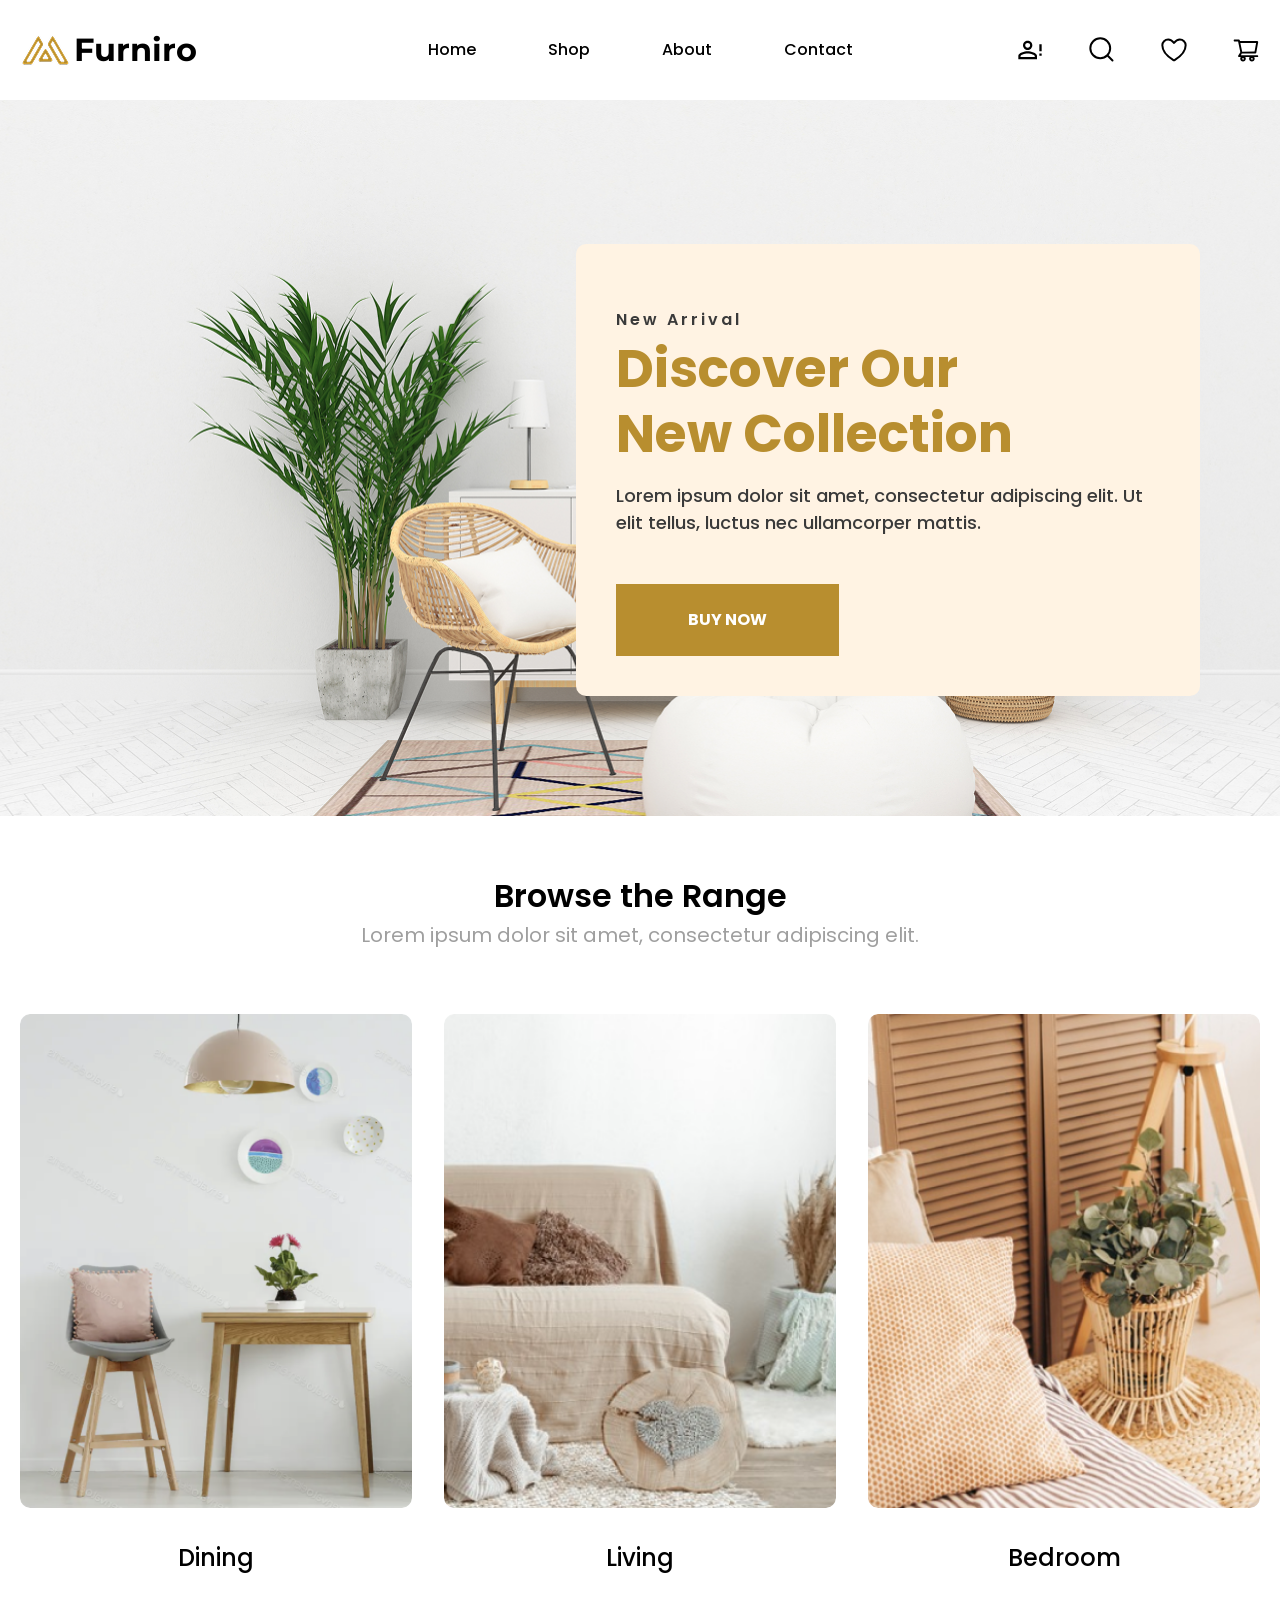
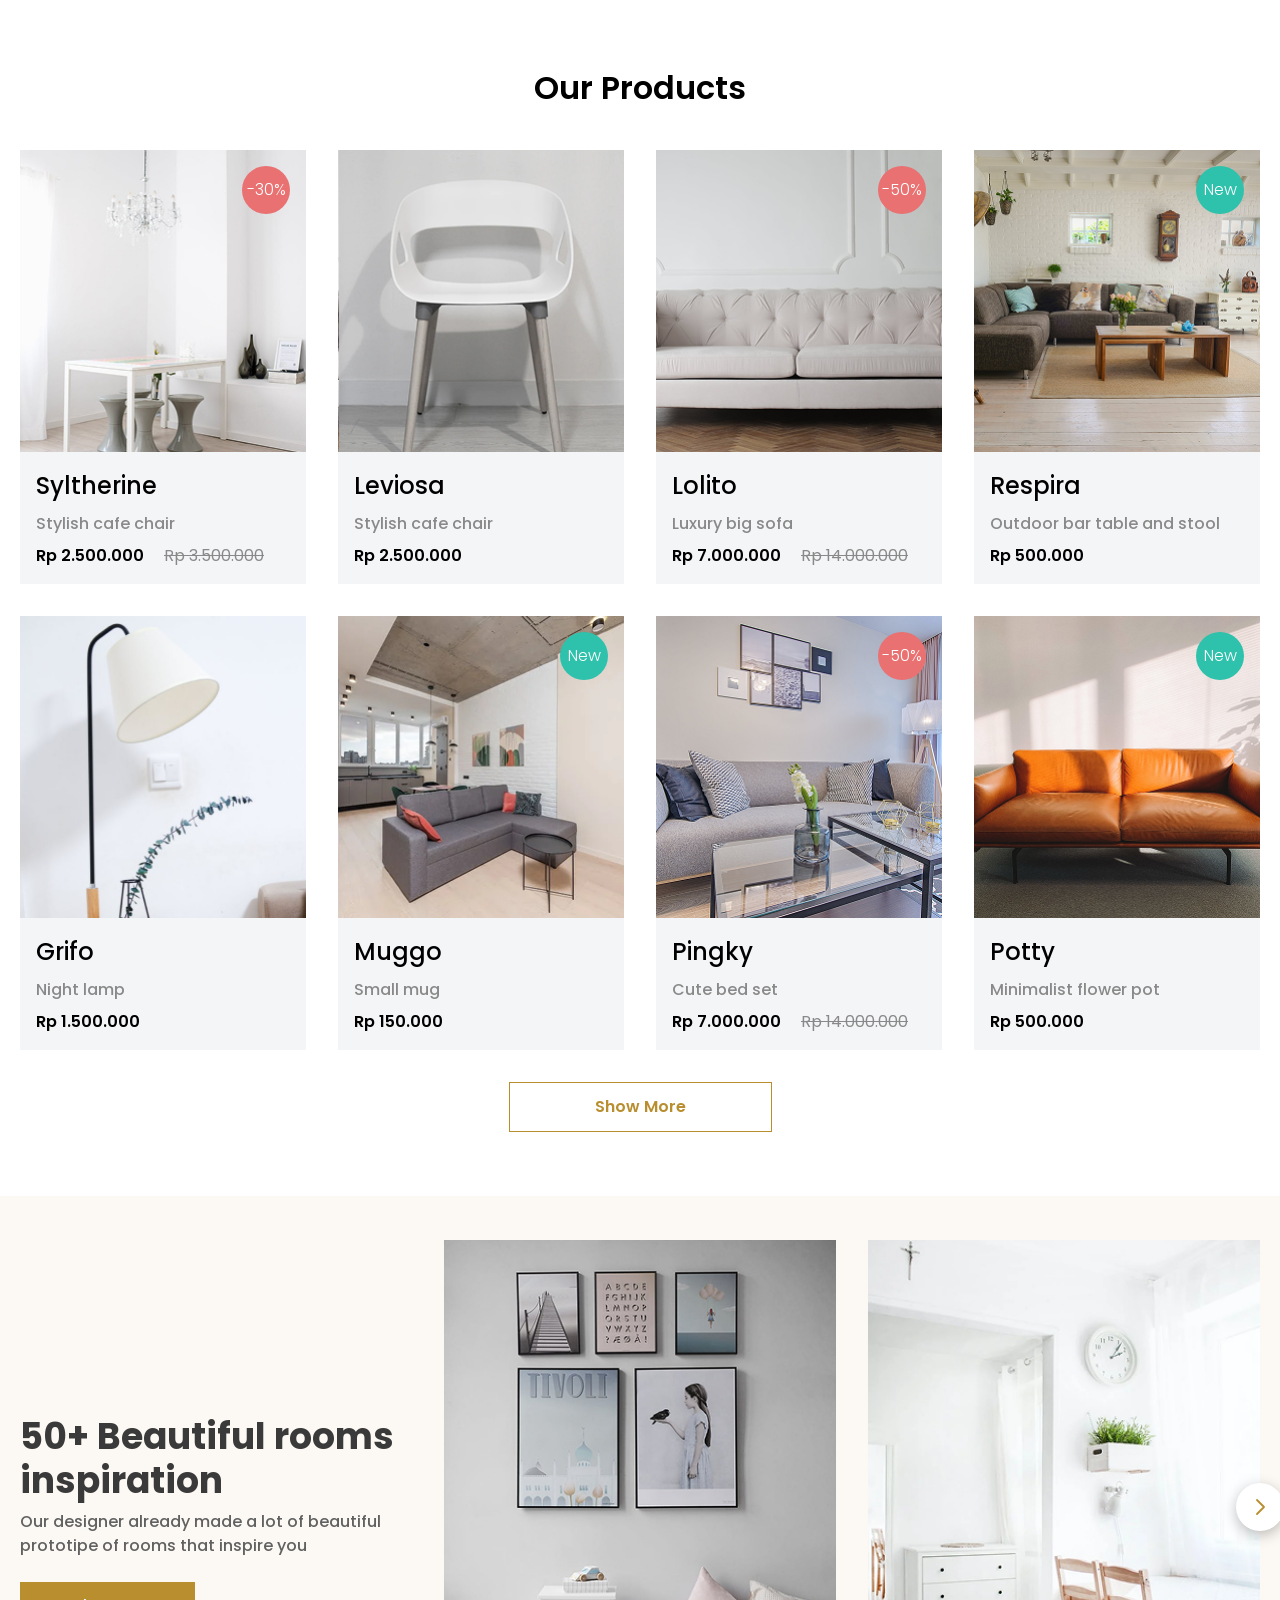
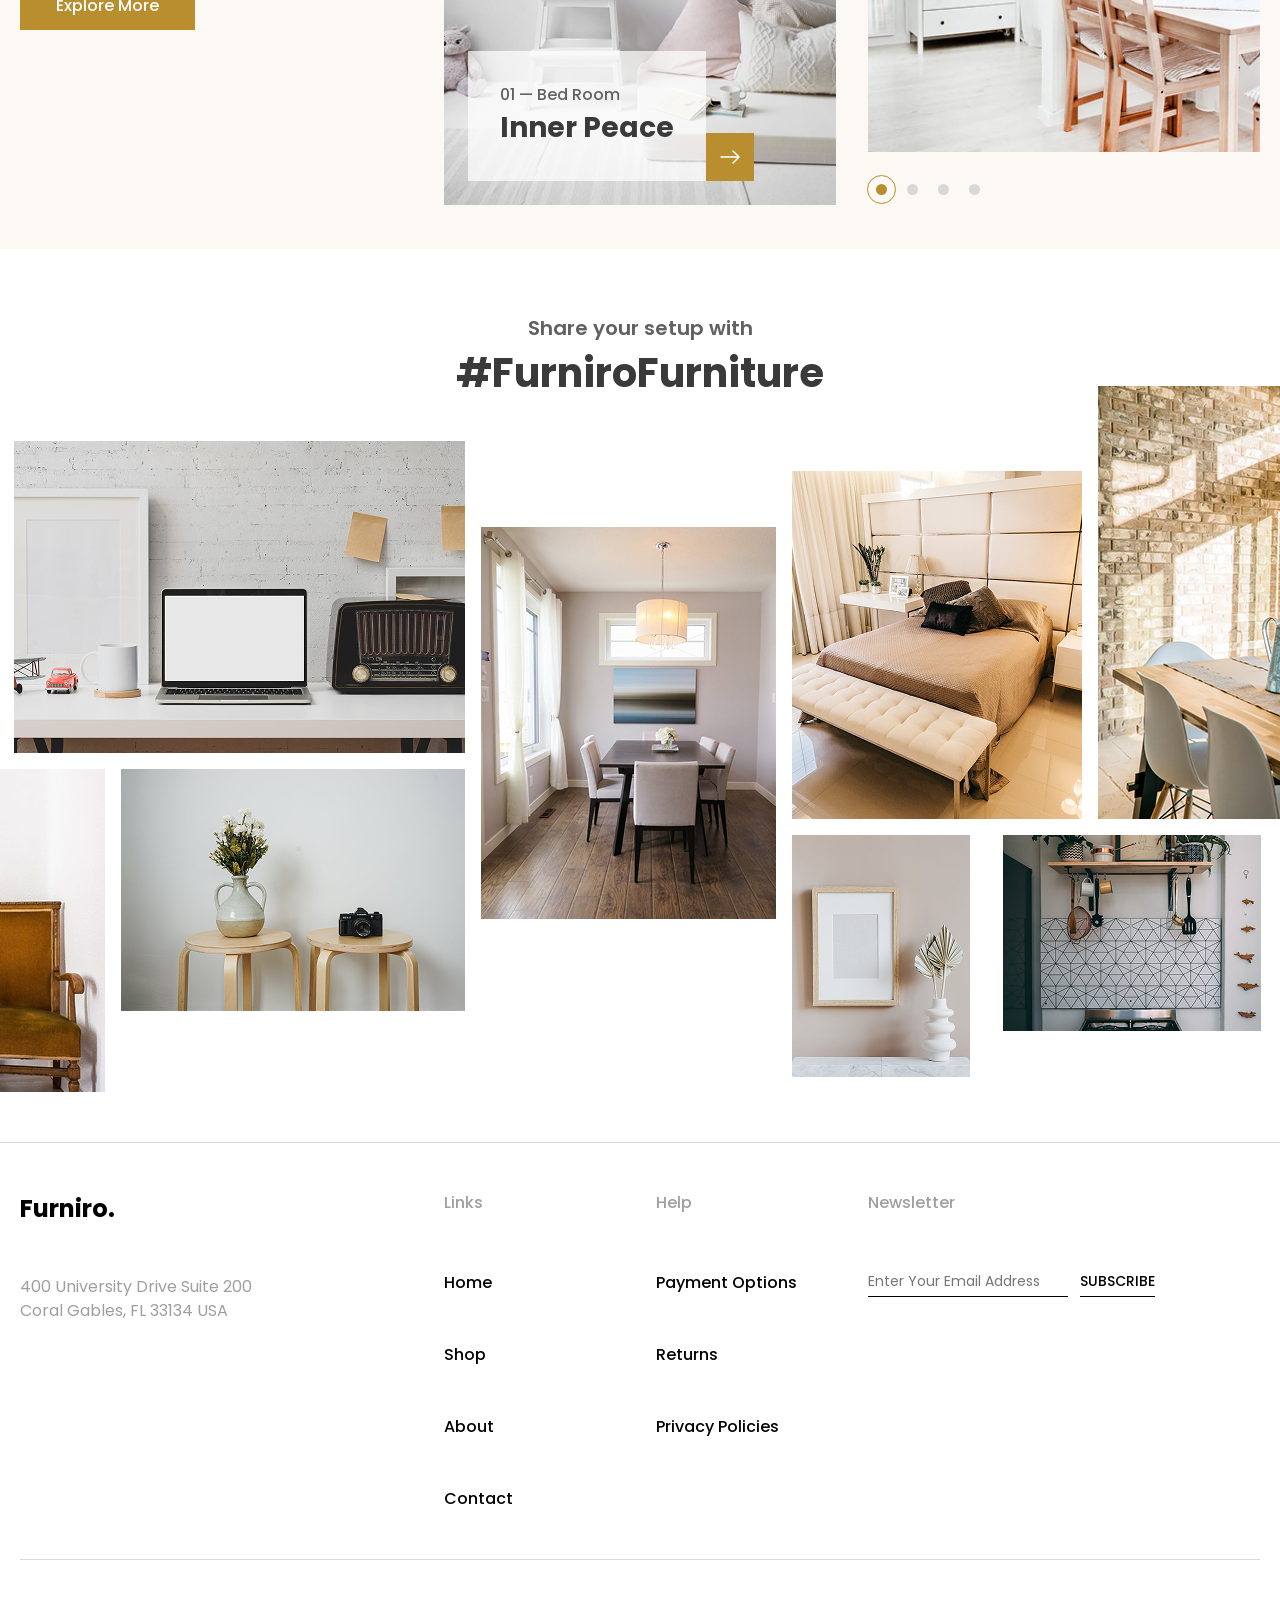
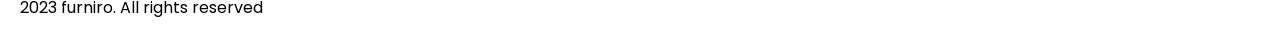
<file: index.html>
<!doctype html>
<html lang="en">
  <head>
    <meta charset="UTF-8" />
    <meta name="viewport" content="width=device-width, initial-scale=1.0" />
    <title>Furniro</title>

    <link rel="preconnect" href="https://fonts.googleapis.com" />
    <link rel="preconnect" href="https://fonts.gstatic.com" crossorigin />
    <link
      rel="stylesheet"
      href="https://fonts.googleapis.com/css2?family=Montserrat:wght@400;500;600;700&family=Poppins:wght@400;500;600;700&display=swap"
    />

    <link rel="stylesheet" href="reset.css" />
    <link rel="stylesheet" href="variables.css" />
    <link rel="stylesheet" href="style.css" />
    <link rel="stylesheet" href="home.css" />
  </head>
  <body>
    <header class="site-header grid">
      <a href="index.html" class="site-header__logo">
        <img src="content/site-logo.png" alt="" />
        <span>Furniro</span>
      </a>

      <input type="checkbox" id="menu-toggle" class="site-header__checkbox" />
      <label for="menu-toggle" class="site-header__toggle">
        <img src="content/Menu Button.svg" alt="Meni" />
      </label>

      <nav class="site-header__nav">
        <ul>
          <li><a href="index.html">Home</a></li>
          <li><a href="shop.html">Shop</a></li>
          <li><a href="#">About</a></li>
          <li><a href="#">Contact</a></li>
        </ul>
      </nav>
      <div class="site-header__icons">
        <a href="#">
          <img src="content/mdi_account-alert-outline.svg" alt="account information" />
        </a>
        <a href="#">
          <img src="content/akar-icons_search.svg" alt="search" />
        </a>
        <a href="#">
          <img src="content/akar-icons_heart.svg" alt="wishlist" />
        </a>
        <a href="checkout.html">
          <img src="content/ant-design_shopping-cart-outlined.svg" alt="shopping cart" />
        </a>
      </div>
    </header>

    <main>
      <section class="hero">
        <div class="hero__card">
          <p class="hero__eyebrow">New Arrival</p>
          <h1 class="hero__title">Discover Our New Collection</h1>
          <p class="hero__text">
            Lorem ipsum dolor sit amet, consectetur adipiscing elit. Ut elit tellus, luctus nec ullamcorper mattis.
          </p>
          <a href="#" class="btn hero__button">Buy now</a>
        </div>
      </section>

      <section class="range grid">
        <h2 class="range__title">Browse the Range</h2>
        <p class="range__subtitle">Lorem ipsum dolor sit amet, consectetur adipiscing elit.</p>

        <div class="range__grid">
          <article class="range__card">
            <img src="content/dining.png" alt="" />
            <h3 class="range__card-title">Dining</h3>
          </article>
          <article class="range__card">
            <img src="content/Image-living room.png" alt="" />
            <h3 class="range__card-title">Living</h3>
          </article>
          <article class="range__card">
            <img src="content/bedroom.png" alt="" />
            <h3 class="range__card-title">Bedroom</h3>
          </article>
        </div>
      </section>

      <section class="products grid">
        <h2 class="products__title">Our Products</h2>
        <div class="products__grid subgrid">
          <article class="product-card">
            <div class="product-card__media">
              <img src="content/syltherine.png" alt="White table with grey stools under a crystal chandelier" />
              <span class="product-card__badge product-card__badge--sale">-30%</span>
              <div class="product-card__actions">
                <button type="button" class="product-card__add">Add to cart</button>
                <div class="product-card__extras">
                  <button type="button">
                    <img src="content/gridicons_share.svg" alt="" />
                    Share
                  </button>
                  <button type="button">
                    <img src="content/compare-svgrepo-com 1.svg" alt="" />
                    Compare
                  </button>
                  <button type="button">
                    <img src="content/Heart.svg" alt="" />
                    Like
                  </button>
                </div>
              </div>
            </div>
            <h3 class="product-card__title"><a href="product.html">Syltherine</a></h3>
            <p class="product-card__desc">Stylish cafe chair</p>
            <p class="product-card__price">
              Rp 2.500.000
              <del class="product-card__price-old">Rp 3.500.000</del>
            </p>
          </article>
          <article class="product-card">
            <div class="product-card__media">
              <img src="content/leviosa.png" alt="White molded armchair with light wooden legs" />
              <div class="product-card__actions">
                <button type="button" class="product-card__add">Add to cart</button>
                <div class="product-card__extras">
                  <button type="button">
                    <img src="content/gridicons_share.svg" alt="" />
                    Share
                  </button>
                  <button type="button">
                    <img src="content/compare-svgrepo-com 1.svg" alt="" />
                    Compare
                  </button>
                  <button type="button">
                    <img src="content/Heart.svg" alt="" />
                    Like
                  </button>
                </div>
              </div>
            </div>
            <h3 class="product-card__title"><a href="product.html">Leviosa</a></h3>
            <p class="product-card__desc">Stylish cafe chair</p>
            <p class="product-card__price">Rp 2.500.000</p>
          </article>
          <article class="product-card">
            <div class="product-card__media">
              <img src="content/lolito.png" alt="Cream button-tufted sofa" />
              <span class="product-card__badge product-card__badge--sale">-50%</span>
              <div class="product-card__actions">
                <button type="button" class="product-card__add">Add to cart</button>
                <div class="product-card__extras">
                  <button type="button">
                    <img src="content/gridicons_share.svg" alt="" />
                    Share
                  </button>
                  <button type="button">
                    <img src="content/compare-svgrepo-com 1.svg" alt="" />
                    Compare
                  </button>
                  <button type="button">
                    <img src="content/Heart.svg" alt="" />
                    Like
                  </button>
                </div>
              </div>
            </div>
            <h3 class="product-card__title"><a href="product.html">Lolito</a></h3>
            <p class="product-card__desc">Luxury big sofa</p>
            <p class="product-card__price">
              Rp 7.000.000
              <del class="product-card__price-old">Rp 14.000.000</del>
            </p>
          </article>
          <article class="product-card">
            <div class="product-card__media">
              <img src="content/respira.png" alt="Grey corner sofa with wooden nesting coffee tables" />
              <span class="product-card__badge product-card__badge--new">New</span>
              <div class="product-card__actions">
                <button type="button" class="product-card__add">Add to cart</button>
                <div class="product-card__extras">
                  <button type="button">
                    <img src="content/gridicons_share.svg" alt="" />
                    Share
                  </button>
                  <button type="button">
                    <img src="content/compare-svgrepo-com 1.svg" alt="" />
                    Compare
                  </button>
                  <button type="button">
                    <img src="content/Heart.svg" alt="" />
                    Like
                  </button>
                </div>
              </div>
            </div>
            <h3 class="product-card__title"><a href="product.html">Respira</a></h3>
            <p class="product-card__desc">Outdoor bar table and stool</p>
            <p class="product-card__price">Rp 500.000</p>
          </article>
          <article class="product-card">
            <div class="product-card__media">
              <img src="content/grifo.png" alt="grifo night lamp" />
              <div class="product-card__actions">
                <button type="button" class="product-card__add">Add to cart</button>
                <div class="product-card__extras">
                  <button type="button">
                    <img src="content/gridicons_share.svg" alt="" />
                    Share
                  </button>
                  <button type="button">
                    <img src="content/compare-svgrepo-com 1.svg" alt="" />
                    Compare
                  </button>
                  <button type="button">
                    <img src="content/Heart.svg" alt="" />
                    Like
                  </button>
                </div>
              </div>
            </div>
            <h3 class="product-card__title"><a href="product.html">Grifo</a></h3>
            <p class="product-card__desc">Night lamp</p>
            <p class="product-card__price">Rp 1.500.000</p>
          </article>
          <article class="product-card">
            <div class="product-card__media">
              <img src="content/muggo.png" alt="Muggo small mug" />
              <span class="product-card__badge product-card__badge--new">New</span>
              <div class="product-card__actions">
                <button type="button" class="product-card__add">Add to cart</button>
                <div class="product-card__extras">
                  <button type="button">
                    <img src="content/gridicons_share.svg" alt="" />
                    Share
                  </button>
                  <button type="button">
                    <img src="content/compare-svgrepo-com 1.svg" alt="" />
                    Compare
                  </button>
                  <button type="button">
                    <img src="content/Heart.svg" alt="" />
                    Like
                  </button>
                </div>
              </div>
            </div>
            <h3 class="product-card__title"><a href="product.html">Muggo</a></h3>
            <p class="product-card__desc">Small mug</p>
            <p class="product-card__price">Rp 150.000</p>
          </article>
          <article class="product-card">
            <div class="product-card__media">
              <img src="content/pingkey.png" alt="pingkey bed set" />
              <span class="product-card__badge product-card__badge--sale">-50%</span>
              <div class="product-card__actions">
                <button type="button" class="product-card__add">Add to cart</button>
                <div class="product-card__extras">
                  <button type="button">
                    <img src="content/gridicons_share.svg" alt="" />
                    Share
                  </button>
                  <button type="button">
                    <img src="content/compare-svgrepo-com 1.svg" alt="" />
                    Compare
                  </button>
                  <button type="button">
                    <img src="content/Heart.svg" alt="" />
                    Like
                  </button>
                </div>
              </div>
            </div>
            <h3 class="product-card__title"><a href="product.html">Pingky</a></h3>
            <p class="product-card__desc">Cute bed set</p>
            <p class="product-card__price">
              Rp 7.000.000
              <del class="product-card__price-old">Rp 14.000.000</del>
            </p>
          </article>
          <article class="product-card">
            <div class="product-card__media">
              <img src="content/potty.png" alt="Potty flower pot" />
              <span class="product-card__badge product-card__badge--new">New</span>
              <div class="product-card__actions">
                <button type="button" class="product-card__add">Add to cart</button>
                <div class="product-card__extras">
                  <button type="button">
                    <img src="content/gridicons_share.svg" alt="" />
                    Share
                  </button>
                  <button type="button">
                    <img src="content/compare-svgrepo-com 1.svg" alt="" />
                    Compare
                  </button>
                  <button type="button">
                    <img src="content/Heart.svg" alt="" />
                    Like
                  </button>
                </div>
              </div>
            </div>
            <h3 class="product-card__title"><a href="product.html">Potty</a></h3>
            <p class="product-card__desc">Minimalist flower pot</p>
            <p class="product-card__price">Rp 500.000</p>
          </article>
        </div>
        <a href="shop.html" class="btn btn--outline products__button">Show More</a>
      </section>

      <section class="rooms">
        <div class="rooms__inner grid">
          <div class="rooms__intro">
            <h2 class="rooms__title">50+ Beautiful rooms inspiration</h2>
            <p class="rooms__text">Our designer already made a lot of beautiful prototipe of rooms that inspire you</p>
            <a href="#" class="btn rooms__button">Explore More</a>
          </div>

          <div class="rooms__slide rooms__slide--featured">
            <img src="content/inner-peace.png" alt="Bedroom with a framed art gallery wall" />
            <div class="rooms__caption">
              <p class="rooms__caption-eyebrow">01 — Bed Room</p>
              <h3 class="rooms__caption-title">Inner Peace</h3>
              <a href="#" class="rooms__caption-link">
                <img src="content/arrow-right-white.svg" alt="View Inner Peace" />
              </a>
            </div>
          </div>

          <div class="rooms__slide rooms__slide--next">
            <img src="content/inner-peace1.png" alt="Bright dining nook with wooden chairs" />
          </div>

          <div class="rooms__slide rooms__slide--peek">
            <img src="content/inner-peace2.png" alt="Oak dresser with a vase and desk lamp" />
          </div>

          <button type="button" class="rooms__nav">
            <img src="content/right-arrow-home.svg" alt="Next slide" />
          </button>
          <ol class="rooms__dots">
            <li class="rooms__dot rooms__dot--active"></li>
            <li class="rooms__dot"></li>
            <li class="rooms__dot"></li>
            <li class="rooms__dot"></li>
          </ol>
        </div>
      </section>

      <section class="setup">
        <div class="setup__header grid">
          <p class="setup__label">Share your setup with</p>
          <h2 class="setup__hashtag">#FurniroFurniture</h2>
        </div>

        <div class="setup__gallery">
          <img src="content/setup1.png" alt="Shelving unit with books and plants" />
          <img src="content/setup2.png" alt="Vintage velvet armchair" />
          <img src="content/setup3.png" alt="Laptop and vintage radio on a desk" />
          <img src="content/setup4.png" alt="Vase with flowers and a camera on wooden stools" />
          <img src="content/setup5.png" alt="Dining table with chairs under a pendant light" />
          <img src="content/setup6.png" alt="Bed with a padded headboard and a tufted bench" />
          <img src="content/setup7.png" alt="Wooden frame above a vase of dried palm leaves on a marble shelf" />
          <img src="content/setup8.png" alt="Dining table against an exposed brick wall" />
          <img src="content/setup9.png" alt="Kitchen shelf with hanging utensils" />
        </div>
      </section>
    </main>

    <footer class="site-footer">
      <div class="site-footer__inner grid">
        <div class="site-footer__top subgrid">
          <div class="site-footer__brand">
            <p class="site-footer__logo">Furniro.</p>
            <address>400 University Drive Suite 200 Coral Gables, FL 33134 USA</address>
          </div>

          <nav class="site-footer__links">
            <h3 class="site-footer__title">Links</h3>
            <ul>
              <li><a href="index.html">Home</a></li>
              <li><a href="shop.html">Shop</a></li>
              <li><a href="#">About</a></li>
              <li><a href="#">Contact</a></li>
            </ul>
          </nav>

          <nav class="site-footer__help">
            <h3 class="site-footer__title">Help</h3>
            <ul>
              <li><a href="#">Payment Options</a></li>
              <li><a href="#">Returns</a></li>
              <li><a href="#">Privacy Policies</a></li>
            </ul>
          </nav>

          <form class="site-footer__newsletter">
            <h3 class="site-footer__title">Newsletter</h3>
            <label for="newsletter-email" class="visually-hidden"> Email address </label>
            <input type="email" id="newsletter-email" name="email" placeholder="Enter Your Email Address" required />
            <button type="submit">Subscribe</button>
          </form>
        </div>

        <p class="site-footer__copyright">2023 furniro. All rights reserved</p>
      </div>
    </footer>
  </body>
</html>
</file>
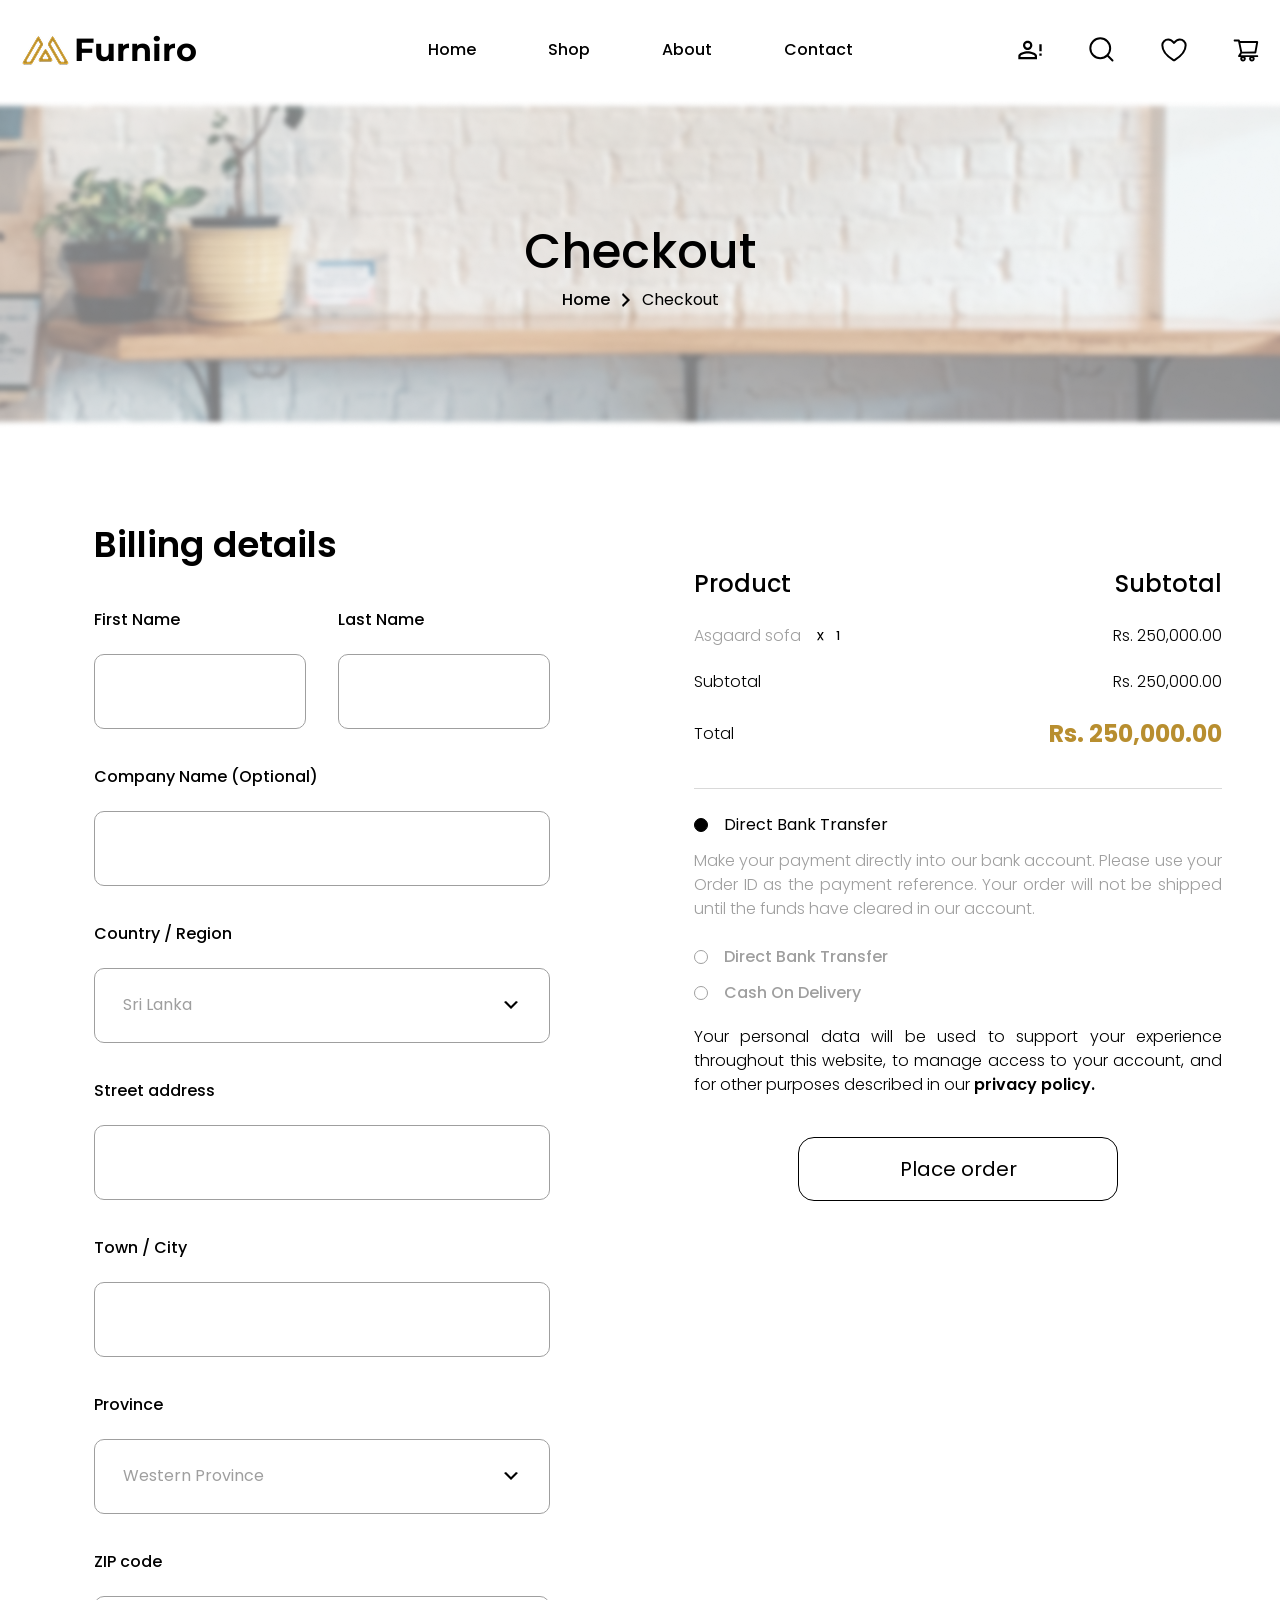
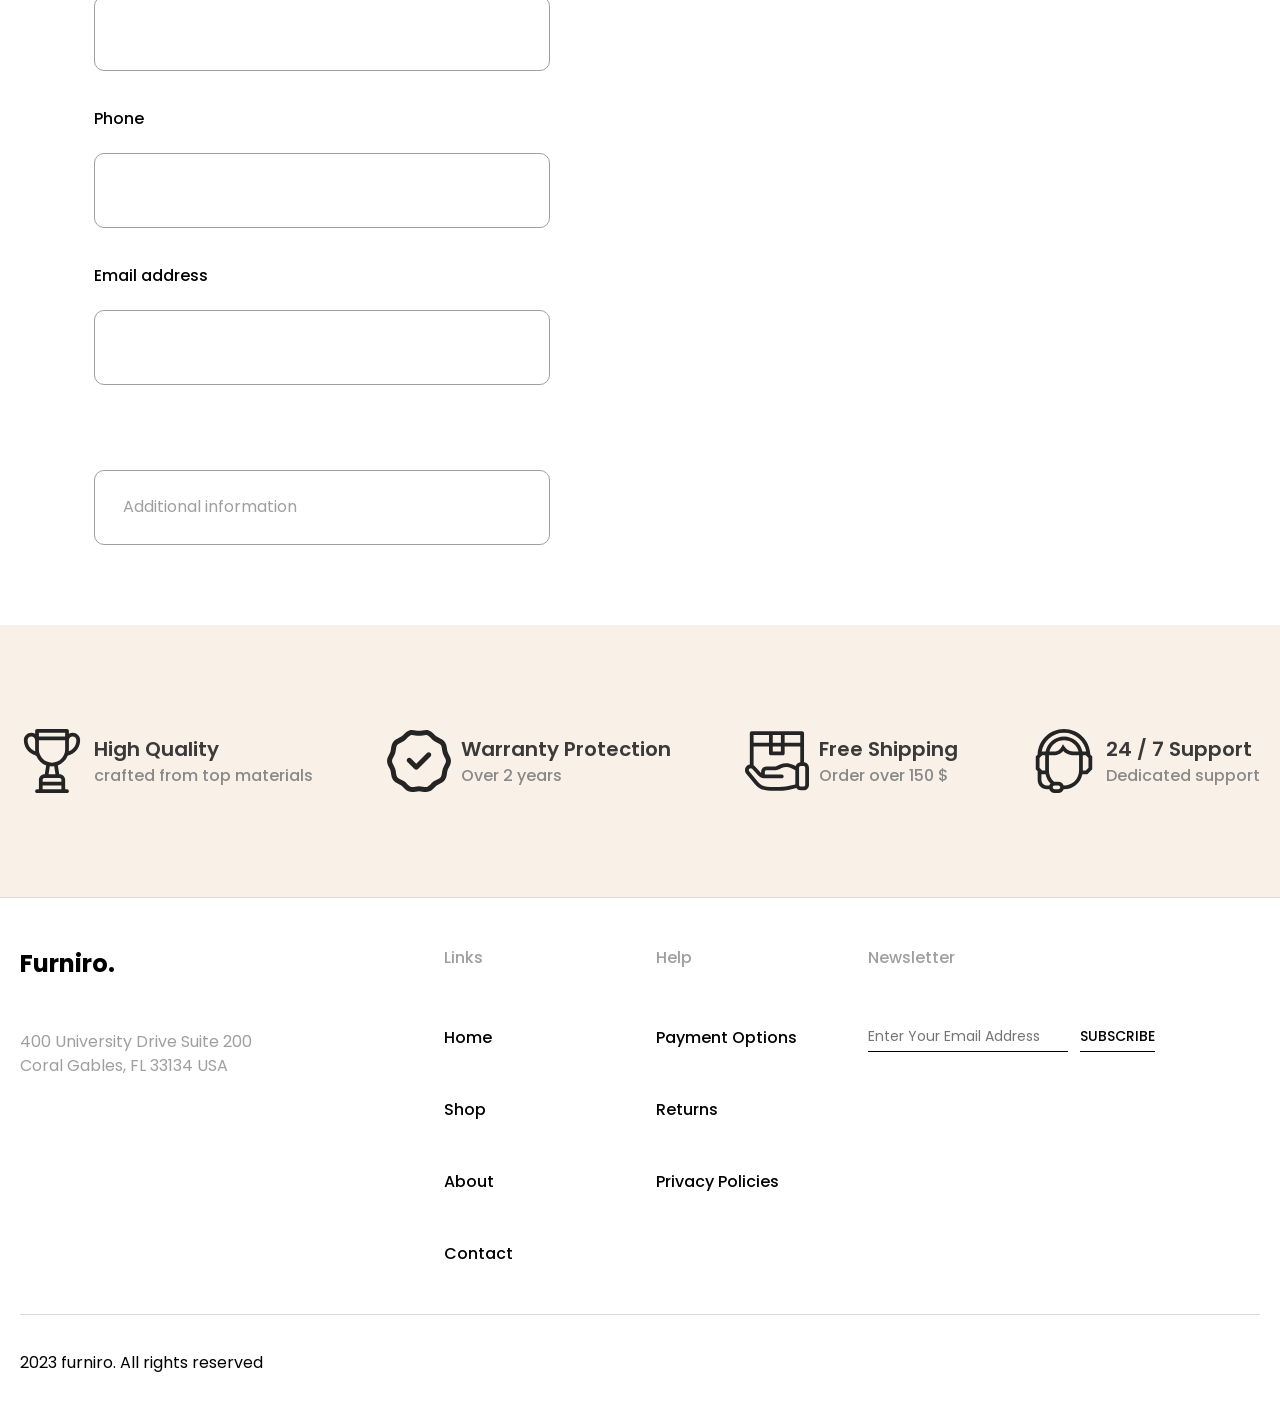
<file: checkout.html>
<!doctype html>
<html lang="en">
  <head>
    <meta charset="UTF-8" />
    <meta name="viewport" content="width=device-width, initial-scale=1.0" />
    <title>Checkout | Furniro</title>

    <link rel="preconnect" href="https://fonts.googleapis.com" />
    <link rel="preconnect" href="https://fonts.gstatic.com" crossorigin />
    <link
      rel="stylesheet"
      href="https://fonts.googleapis.com/css2?family=Montserrat:wght@400;500;600;700&family=Poppins:wght@300;400;500;600;700&display=swap"
    />

    <link rel="stylesheet" href="reset.css" />
    <link rel="stylesheet" href="variables.css" />
    <link rel="stylesheet" href="style.css" />
    <link rel="stylesheet" href="checkout.css" />
  </head>
  <body>
    <header class="site-header grid">
      <a href="index.html" class="site-header__logo">
        <img src="content/site-logo.png" alt="" />
        <span>Furniro</span>
      </a>

      <input type="checkbox" id="menu-toggle" class="site-header__checkbox" />
      <label for="menu-toggle" class="site-header__toggle">
        <img src="content/Menu Button.svg" alt="Meni" />
      </label>

      <nav class="site-header__nav">
        <ul>
          <li><a href="index.html">Home</a></li>
          <li><a href="shop.html">Shop</a></li>
          <li><a href="#">About</a></li>
          <li><a href="#">Contact</a></li>
        </ul>
      </nav>
      <div class="site-header__icons">
        <a href="#">
          <img src="content/mdi_account-alert-outline.svg" alt="account information" />
        </a>
        <a href="#">
          <img src="content/akar-icons_search.svg" alt="search" />
        </a>
        <a href="#">
          <img src="content/akar-icons_heart.svg" alt="wishlist" />
        </a>
        <a href="checkout.html">
          <img src="content/ant-design_shopping-cart-outlined.svg" alt="shopping cart" />
        </a>
      </div>
    </header>

    <main>
      <section class="page-banner">
        <h1 class="page-banner__title">Checkout</h1>
        <nav class="page-banner__breadcrumb">
          <a href="index.html">Home</a>
          <img src="content/arrow-right.svg" alt="" />
          <span>Checkout</span>
        </nav>
      </section>

      <form class="checkout grid" action="#" method="post">
        <section class="billing">
          <h2 class="billing__title">Billing details</h2>

          <div class="billing__names">
            <div class="billing__field">
              <label for="first-name">First Name</label>
              <input type="text" id="first-name" name="first-name" autocomplete="given-name" required />
            </div>
            <div class="billing__field">
              <label for="last-name">Last Name</label>
              <input type="text" id="last-name" name="last-name" autocomplete="family-name" required />
            </div>
          </div>

          <div class="billing__field">
            <label for="company">Company Name (Optional)</label>
            <input type="text" id="company" name="company" autocomplete="organization" />
          </div>

          <div class="billing__field">
            <label for="country">Country / Region</label>
            <select id="country" name="country" autocomplete="country-name" required>
              <option value="sri-lanka" selected>Sri Lanka</option>
              <option value="india">India</option>
              <option value="maldives">Maldives</option>
            </select>
          </div>

          <div class="billing__field">
            <label for="street">Street address</label>
            <input type="text" id="street" name="street" autocomplete="street-address" required />
          </div>

          <div class="billing__field">
            <label for="city">Town / City</label>
            <input type="text" id="city" name="city" autocomplete="address-level2" required />
          </div>

          <div class="billing__field">
            <label for="province">Province</label>
            <select id="province" name="province" autocomplete="address-level1" required>
              <option value="central">Central Province</option>
              <option value="eastern">Eastern Province</option>
              <option value="north-central">North Central Province</option>
              <option value="northern">Northern Province</option>
              <option value="north-western">North Western Province</option>
              <option value="sabaragamuwa">Sabaragamuwa Province</option>
              <option value="southern">Southern Province</option>
              <option value="uva">Uva Province</option>
              <option value="western" selected>Western Province</option>
            </select>
          </div>

          <div class="billing__field">
            <label for="zip">ZIP code</label>
            <input type="text" id="zip" name="zip" autocomplete="postal-code" required />
          </div>

          <div class="billing__field">
            <label for="phone">Phone</label>
            <input type="tel" id="phone" name="phone" autocomplete="tel" required />
          </div>

          <div class="billing__field">
            <label for="email">Email address</label>
            <input type="email" id="email" name="email" autocomplete="email" required />
          </div>

          <div class="billing__field">
            <label for="notes" class="visually-hidden">Additional information</label>
            <textarea id="notes" name="notes" placeholder="Additional information"></textarea>
          </div>
        </section>

        <section class="order-summary">
          <h2 class="visually-hidden">Your order</h2>

          <table class="order-summary__table">
            <thead>
              <tr>
                <th>Product</th>
                <th>Subtotal</th>
              </tr>
            </thead>
            <tbody>
              <tr>
                <td class="order-summary__product">
                  Asgaard sofa
                  <span><img src="content/X.svg" alt="x" class="order-summary__times" /> 1</span>
                </td>
                <td>Rs. 250,000.00</td>
              </tr>
            </tbody>
            <tfoot>
              <tr>
                <td>Subtotal</td>
                <td>Rs. 250,000.00</td>
              </tr>
              <tr>
                <td>Total</td>
                <td class="order-summary__total">Rs. 250,000.00</td>
              </tr>
            </tfoot>
          </table>

          <fieldset class="order-summary__payment">
            <legend class="visually-hidden">Payment method</legend>

            <label class="order-summary__option">
              <input type="radio" name="payment" value="bank-transfer" checked />
              Direct Bank Transfer
            </label>
            <p class="order-summary__note">
              Make your payment directly into our bank account. Please use your Order ID as the payment reference. Your
              order will not be shipped until the funds have cleared in our account.
            </p>

            <label class="order-summary__option">
              <input type="radio" name="payment" value="bank-transfer-2" />
              Direct Bank Transfer
            </label>

            <label class="order-summary__option">
              <input type="radio" name="payment" value="cash-on-delivery" />
              Cash On Delivery
            </label>
          </fieldset>

          <p class="order-summary__privacy">
            Your personal data will be used to support your experience throughout this website, to manage access to your
            account, and for other purposes described in our <a href="#">privacy policy.</a>
          </p>

          <button type="submit" class="btn btn--outline-dark order-summary__button">Place order</button>
        </section>
      </form>

      <section class="benefits">
        <h2 class="visually-hidden">Why shop with Furniro</h2>

        <div class="benefits__inner grid">
          <article class="benefit">
            <img src="content/trophy.svg" alt="" class="benefit__icon" />
            <div>
              <h3 class="benefit__title">High Quality</h3>
              <p class="benefit__text">crafted from top materials</p>
            </div>
          </article>

          <article class="benefit">
            <img src="content/guarantee.svg" alt="" class="benefit__icon" />
            <div>
              <h3 class="benefit__title">Warranty Protection</h3>
              <p class="benefit__text">Over 2 years</p>
            </div>
          </article>

          <article class="benefit">
            <img src="content/shipping.svg" alt="" class="benefit__icon" />
            <div>
              <h3 class="benefit__title">Free Shipping</h3>
              <p class="benefit__text">Order over 150 $</p>
            </div>
          </article>

          <article class="benefit">
            <img src="content/customer-support.svg" alt="" class="benefit__icon" />
            <div>
              <h3 class="benefit__title">24 / 7 Support</h3>
              <p class="benefit__text">Dedicated support</p>
            </div>
          </article>
        </div>
      </section>
    </main>

    <footer class="site-footer">
      <div class="site-footer__inner grid">
        <div class="site-footer__top subgrid">
          <div class="site-footer__brand">
            <p class="site-footer__logo">Furniro.</p>
            <address>400 University Drive Suite 200 Coral Gables, FL 33134 USA</address>
          </div>

          <nav class="site-footer__links">
            <h3 class="site-footer__title">Links</h3>
            <ul>
              <li><a href="index.html">Home</a></li>
              <li><a href="shop.html">Shop</a></li>
              <li><a href="#">About</a></li>
              <li><a href="#">Contact</a></li>
            </ul>
          </nav>

          <nav class="site-footer__help">
            <h3 class="site-footer__title">Help</h3>
            <ul>
              <li><a href="#">Payment Options</a></li>
              <li><a href="#">Returns</a></li>
              <li><a href="#">Privacy Policies</a></li>
            </ul>
          </nav>

          <form class="site-footer__newsletter">
            <h3 class="site-footer__title">Newsletter</h3>
            <label for="newsletter-email" class="visually-hidden"> Email address </label>
            <input type="email" id="newsletter-email" name="email" placeholder="Enter Your Email Address" required />
            <button type="submit">Subscribe</button>
          </form>
        </div>

        <p class="site-footer__copyright">2023 furniro. All rights reserved</p>
      </div>
    </footer>
  </body>
</html>
</file>
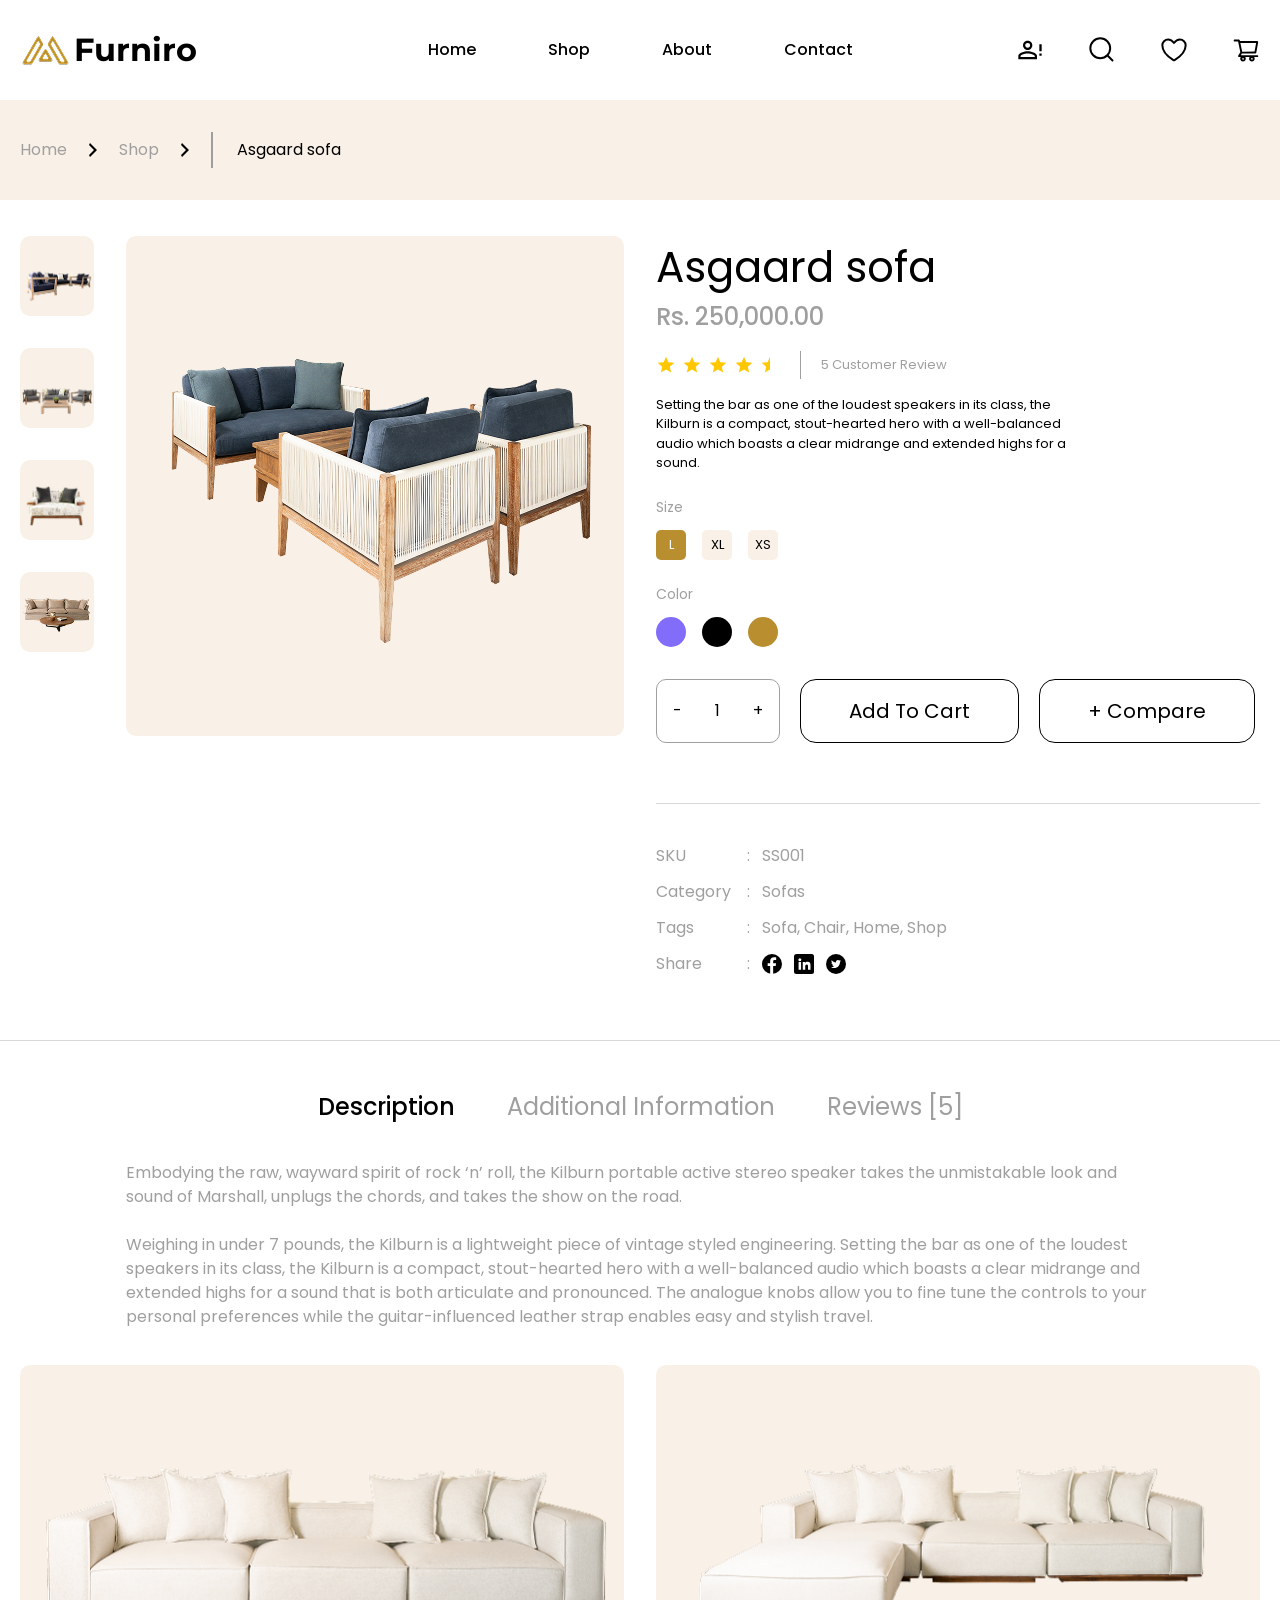
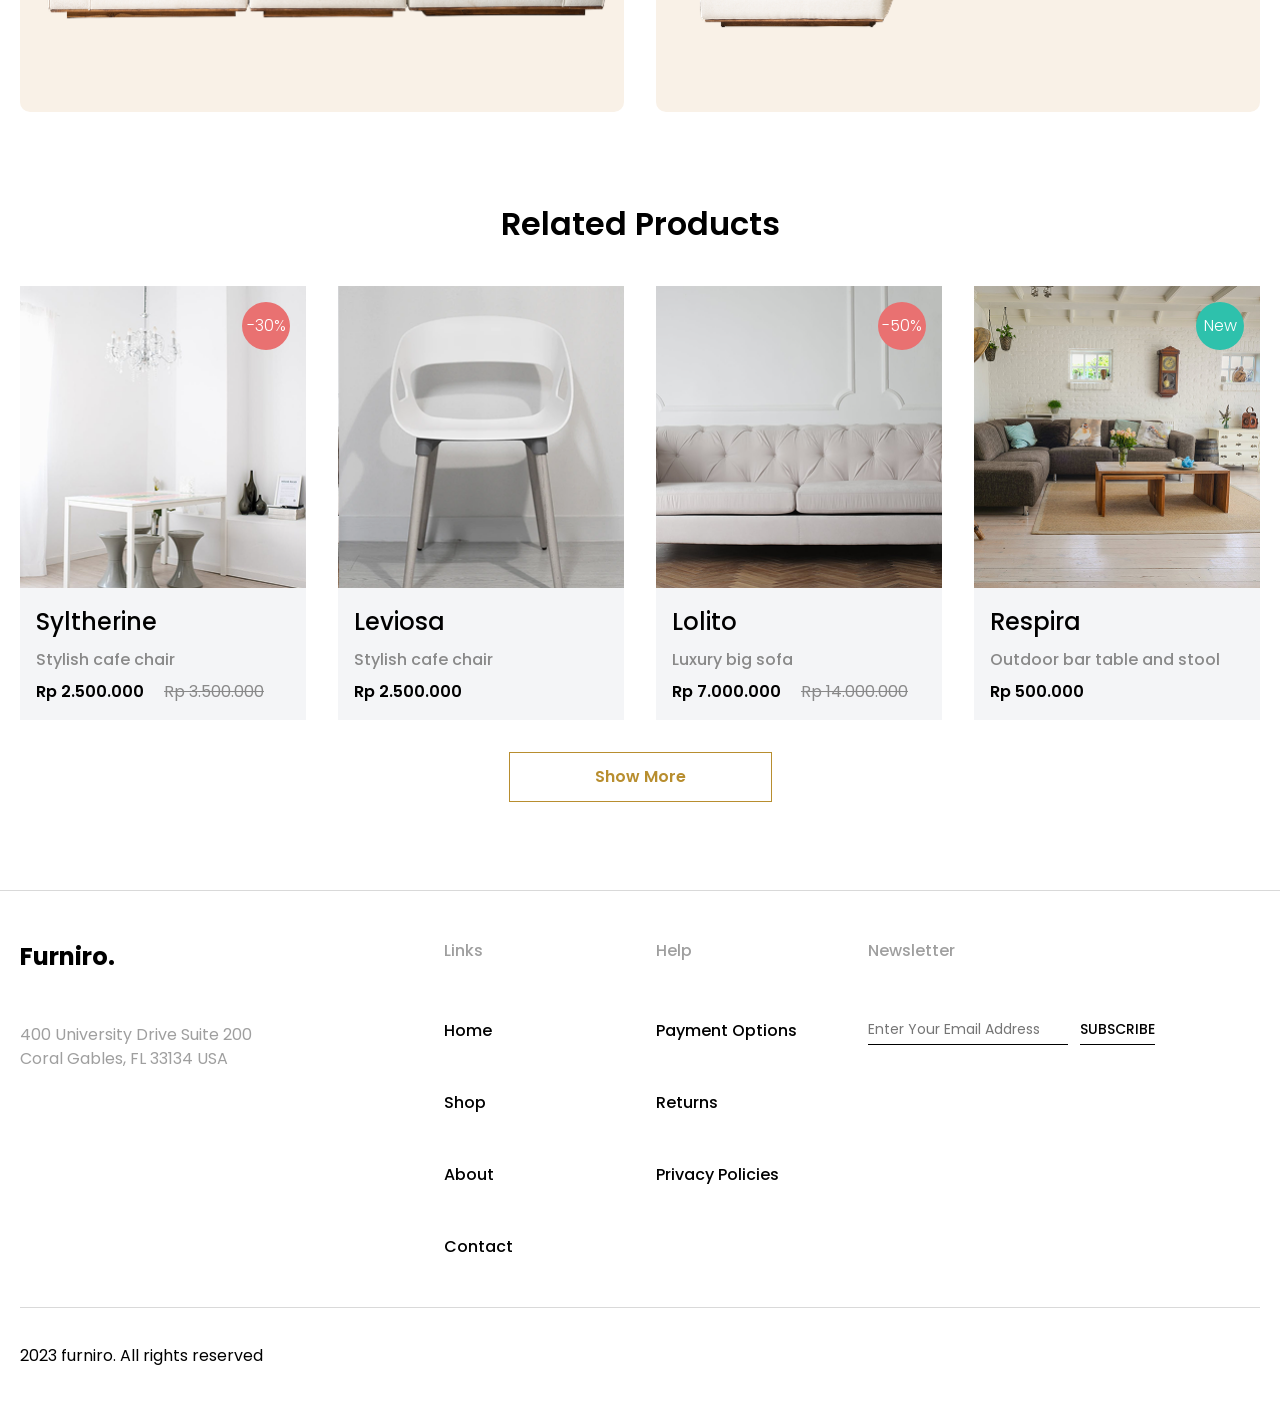
<file: product.html>
<!doctype html>
<html lang="en">
  <head>
    <meta charset="UTF-8" />
    <meta name="viewport" content="width=device-width, initial-scale=1.0" />
    <title>Asgaard sofa | Furniro</title>

    <link rel="preconnect" href="https://fonts.googleapis.com" />
    <link rel="preconnect" href="https://fonts.gstatic.com" crossorigin />
    <link
      rel="stylesheet"
      href="https://fonts.googleapis.com/css2?family=Montserrat:wght@400;500;600;700&family=Poppins:wght@400;500;600;700&display=swap"
    />

    <link rel="stylesheet" href="reset.css" />
    <link rel="stylesheet" href="variables.css" />
    <link rel="stylesheet" href="style.css" />
    <link rel="stylesheet" href="product.css" />
  </head>
  <body>
    <header class="site-header grid">
      <a href="index.html" class="site-header__logo">
        <img src="content/site-logo.png" alt="" />
        <span>Furniro</span>
      </a>

      <input type="checkbox" id="menu-toggle" class="site-header__checkbox" />
      <label for="menu-toggle" class="site-header__toggle">
        <img src="content/Menu Button.svg" alt="Meni" />
      </label>

      <nav class="site-header__nav">
        <ul>
          <li><a href="index.html">Home</a></li>
          <li><a href="shop.html">Shop</a></li>
          <li><a href="#">About</a></li>
          <li><a href="#">Contact</a></li>
        </ul>
      </nav>
      <div class="site-header__icons">
        <a href="#">
          <img src="content/mdi_account-alert-outline.svg" alt="account information" />
        </a>
        <a href="#">
          <img src="content/akar-icons_search.svg" alt="search" />
        </a>
        <a href="#">
          <img src="content/akar-icons_heart.svg" alt="wishlist" />
        </a>
        <a href="checkout.html">
          <img src="content/ant-design_shopping-cart-outlined.svg" alt="shopping cart" />
        </a>
      </div>
    </header>

    <main>
      <nav class="breadcrumb">
        <div class="breadcrumb__inner grid">
          <div class="breadcrumb__trail">
            <a href="index.html">Home</a>
            <img src="content/arrow-right.svg" alt="" />
            <a href="shop.html">Shop</a>
            <img src="content/arrow-right.svg" alt="" />
            <span class="breadcrumb__current">Asgaard sofa</span>
          </div>
        </div>
      </nav>

      <section class="product-detail grid">
        <div class="product-gallery subgrid">
          <div class="product-gallery__thumbnails">
            <button type="button" class="product-gallery__thumbnail">
              <img src="content/outdoor-sofa-set.png" alt="Asgaard sofa, front view" />
            </button>
            <button type="button" class="product-gallery__thumbnail">
              <img src="content/outdoor-sofa-set-2.png" alt="Outdoor sofa, front view" />
            </button>
            <button type="button" class="product-gallery__thumbnail">
              <img src="content/stuart-sofa.png" alt="Stuart sofa, front view" />
            </button>
            <button type="button" class="product-gallery__thumbnail">
              <img src="content/maya-sofa.png" alt="Maya sofa, front view" />
            </button>
          </div>

          <div class="product-gallery__main">
            <img src="content/asgaard-sofa.png" alt="Asgaard sofa" />
          </div>
        </div>

        <div class="single-product">
          <h1 id="product-title" class="single-product__heading">Asgaard sofa</h1>
          <p class="single-product__price">Rs. 250,000.00</p>

          <div class="single-product__rating">
            <span class="single-product__stars">
              <span class="visually-hidden">Rated 4.5 out of 5</span>
              <img src="content/star.svg" alt="" />
              <img src="content/star.svg" alt="" />
              <img src="content/star.svg" alt="" />
              <img src="content/star.svg" alt="" />
              <img src="content/star-half.svg" alt="" />
            </span>
            <span class="single-product__reviews">5 Customer Review</span>
          </div>

          <p class="single-product__description">
            Setting the bar as one of the loudest speakers in its class, the Kilburn is a compact, stout-hearted hero
            with a well-balanced audio which boasts a clear midrange and extended highs for a sound.
          </p>

          <p id="size-label" class="single-product__label">Size</p>
          <div class="single-product__sizes">
            <button type="button" class="single-product__size single-product__size--active">L</button>
            <button type="button" class="single-product__size">XL</button>
            <button type="button" class="single-product__size">XS</button>
          </div>

          <p id="color-label" class="single-product__label">Color</p>
          <div class="single-product__colors">
            <button type="button" class="single-product__color single-product__color--purple">
              <span class="visually-hidden">Purple</span>
            </button>
            <button type="button" class="single-product__color single-product__color--black">
              <span class="visually-hidden">Black</span>
            </button>
            <button type="button" class="single-product__color single-product__color--gold">
              <span class="visually-hidden">Gold</span>
            </button>
          </div>

          <div class="single-product__actions">
            <div class="single-product__quantity">
              <button type="button">-</button>
              <span>1</span>
              <button type="button">+</button>
            </div>
            <button type="button" class="btn btn--outline-dark">Add To Cart</button>
            <button type="button" class="btn btn--outline-dark">+ Compare</button>
          </div>

          <hr class="single-product__divider" />

          <dl class="single-product__meta">
            <dt>SKU</dt>
            <dd>SS001</dd>
            <dt>Category</dt>
            <dd>Sofas</dd>
            <dt>Tags</dt>
            <dd>Sofa, Chair, Home, Shop</dd>
            <dt>Share</dt>
            <dd class="single-product__share">
              <a href="#"><img src="content/facebook.svg" alt="Facebook" /></a>
              <a href="#"><img src="content/linkedin.svg" alt="LinkedIn" /></a>
              <a href="#"><img src="content/twitter.svg" alt="Twitter" /></a>
            </dd>
          </dl>
        </div>
      </section>

      <section class="product-info">
        <div class="product-info__inner grid">
          <div class="product-info__tabs">
            <button type="button" class="product-info__tab product-info__tab--active">Description</button>
            <button type="button" class="product-info__tab">Additional Information</button>
            <button type="button" class="product-info__tab">Reviews [5]</button>
          </div>

          <div class="product-info__text">
            <p>
              Embodying the raw, wayward spirit of rock ‘n’ roll, the Kilburn portable active stereo speaker takes the
              unmistakable look and sound of Marshall, unplugs the chords, and takes the show on the road.
            </p>
            <p>
              Weighing in under 7 pounds, the Kilburn is a lightweight piece of vintage styled engineering. Setting the
              bar as one of the loudest speakers in its class, the Kilburn is a compact, stout-hearted hero with a
              well-balanced audio which boasts a clear midrange and extended highs for a sound that is both articulate
              and pronounced. The analogue knobs allow you to fine tune the controls to your personal preferences while
              the guitar-influenced leather strap enables easy and stylish travel.
            </p>
          </div>

          <div class="product-info__image">
            <img src="content/cloud-sofa-2.png" alt="Cloud three-seater sofa" />
          </div>
          <div class="product-info__image">
            <img src="content/cloud-sofa-1.png" alt="Cloud three-seater sofa with ottoman" />
          </div>
        </div>
      </section>

      <section class="products grid">
        <h2 class="products__title">Related Products</h2>

        <div class="products__grid subgrid">
          <article class="product-card">
            <div class="product-card__media">
              <img src="content/syltherine.png" alt="White table with grey stools under a crystal chandelier" />
              <span class="product-card__badge product-card__badge--sale">-30%</span>
              <div class="product-card__actions">
                <button type="button" class="product-card__add">Add to cart</button>
                <div class="product-card__extras">
                  <div class="product-card__extras">
                    <button type="button">
                      <img src="content/gridicons_share.svg" alt="" />
                      Share
                    </button>
                    <button type="button">
                      <img src="content/compare-svgrepo-com 1.svg" alt="" />
                      Compare
                    </button>
                    <button type="button">
                      <img src="content/Heart.svg" alt="" />
                      Like
                    </button>
                  </div>
                </div>
              </div>
            </div>
            <h3 class="product-card__title">
              <a href="product.html">Syltherine</a>
            </h3>
            <p class="product-card__desc">Stylish cafe chair</p>
            <p class="product-card__price">
              Rp 2.500.000
              <del class="product-card__price-old">Rp 3.500.000</del>
            </p>
          </article>
          <article class="product-card">
            <div class="product-card__media">
              <img src="content/leviosa.png" alt="White molded armchair with light wooden legs" />
              <div class="product-card__actions">
                <button type="button" class="product-card__add">Add to cart</button>
                <div class="product-card__extras">
                  <div class="product-card__extras">
                    <button type="button">
                      <img src="content/gridicons_share.svg" alt="" />
                      Share
                    </button>
                    <button type="button">
                      <img src="content/compare-svgrepo-com 1.svg" alt="" />
                      Compare
                    </button>
                    <button type="button">
                      <img src="content/Heart.svg" alt="" />
                      Like
                    </button>
                  </div>
                </div>
              </div>
            </div>
            <h3 class="product-card__title">
              <a href="product.html">Leviosa</a>
            </h3>
            <p class="product-card__desc">Stylish cafe chair</p>
            <p class="product-card__price">Rp 2.500.000</p>
          </article>
          <article class="product-card">
            <div class="product-card__media">
              <img src="content/lolito.png" alt="Cream button-tufted sofa" />
              <span class="product-card__badge product-card__badge--sale">-50%</span>
              <div class="product-card__actions">
                <button type="button" class="product-card__add">Add to cart</button>
                <div class="product-card__extras">
                  <div class="product-card__extras">
                    <button type="button">
                      <img src="content/gridicons_share.svg" alt="" />
                      Share
                    </button>
                    <button type="button">
                      <img src="content/compare-svgrepo-com 1.svg" alt="" />
                      Compare
                    </button>
                    <button type="button">
                      <img src="content/Heart.svg" alt="" />
                      Like
                    </button>
                  </div>
                </div>
              </div>
            </div>
            <h3 class="product-card__title">
              <a href="product.html">Lolito</a>
            </h3>
            <p class="product-card__desc">Luxury big sofa</p>
            <p class="product-card__price">
              Rp 7.000.000
              <del class="product-card__price-old">Rp 14.000.000</del>
            </p>
          </article>
          <article class="product-card">
            <div class="product-card__media">
              <img src="content/respira.png" alt="Grey corner sofa with wooden nesting coffee tables" />
              <span class="product-card__badge product-card__badge--new">New</span>
              <div class="product-card__actions">
                <button type="button" class="product-card__add">Add to cart</button>
                <div class="product-card__extras">
                  <div class="product-card__extras">
                    <button type="button">
                      <img src="content/gridicons_share.svg" alt="" />
                      Share
                    </button>
                    <button type="button">
                      <img src="content/compare-svgrepo-com 1.svg" alt="" />
                      Compare
                    </button>
                    <button type="button">
                      <img src="content/Heart.svg" alt="" />
                      Like
                    </button>
                  </div>
                </div>
              </div>
            </div>
            <h3 class="product-card__title">
              <a href="product.html">Respira</a>
            </h3>
            <p class="product-card__desc">Outdoor bar table and stool</p>
            <p class="product-card__price">Rp 500.000</p>
          </article>
        </div>

        <a href="shop.html" class="btn btn--outline products__button">Show More</a>
      </section>
    </main>
    <footer class="site-footer">
      <div class="site-footer__inner grid">
        <div class="site-footer__top subgrid">
          <div class="site-footer__brand">
            <p class="site-footer__logo">Furniro.</p>
            <address>400 University Drive Suite 200 Coral Gables, FL 33134 USA</address>
          </div>

          <nav class="site-footer__links">
            <h3 class="site-footer__title">Links</h3>
            <ul>
              <li><a href="index.html">Home</a></li>
              <li><a href="shop.html">Shop</a></li>
              <li><a href="#">About</a></li>
              <li><a href="#">Contact</a></li>
            </ul>
          </nav>

          <nav class="site-footer__help">
            <h3 class="site-footer__title">Help</h3>
            <ul>
              <li><a href="#">Payment Options</a></li>
              <li><a href="#">Returns</a></li>
              <li><a href="#">Privacy Policies</a></li>
            </ul>
          </nav>

          <form class="site-footer__newsletter">
            <h3 class="site-footer__title">Newsletter</h3>
            <label for="newsletter-email" class="visually-hidden"> Email address </label>
            <input type="email" id="newsletter-email" name="email" placeholder="Enter Your Email Address" required />
            <button type="submit">Subscribe</button>
          </form>
        </div>

        <p class="site-footer__copyright">2023 furniro. All rights reserved</p>
      </div>
    </footer>
  </body>
</html>
</file>
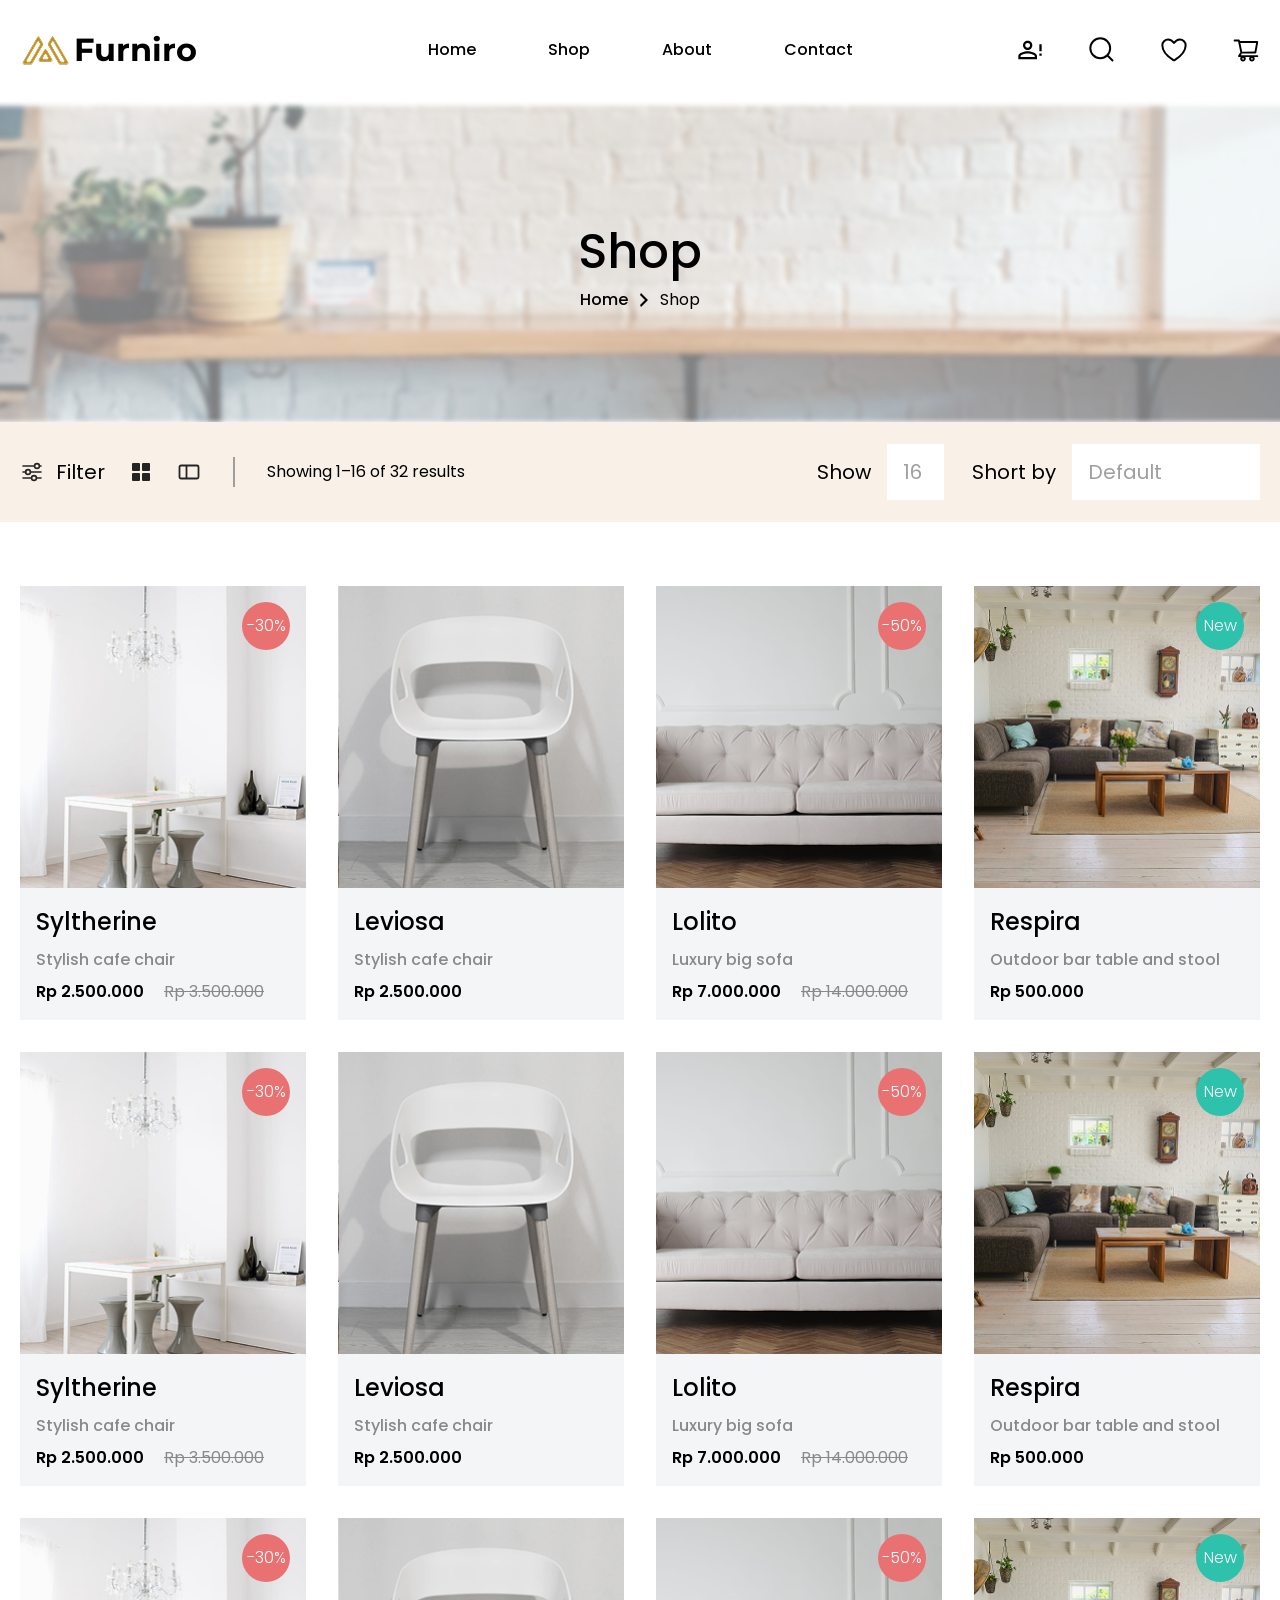
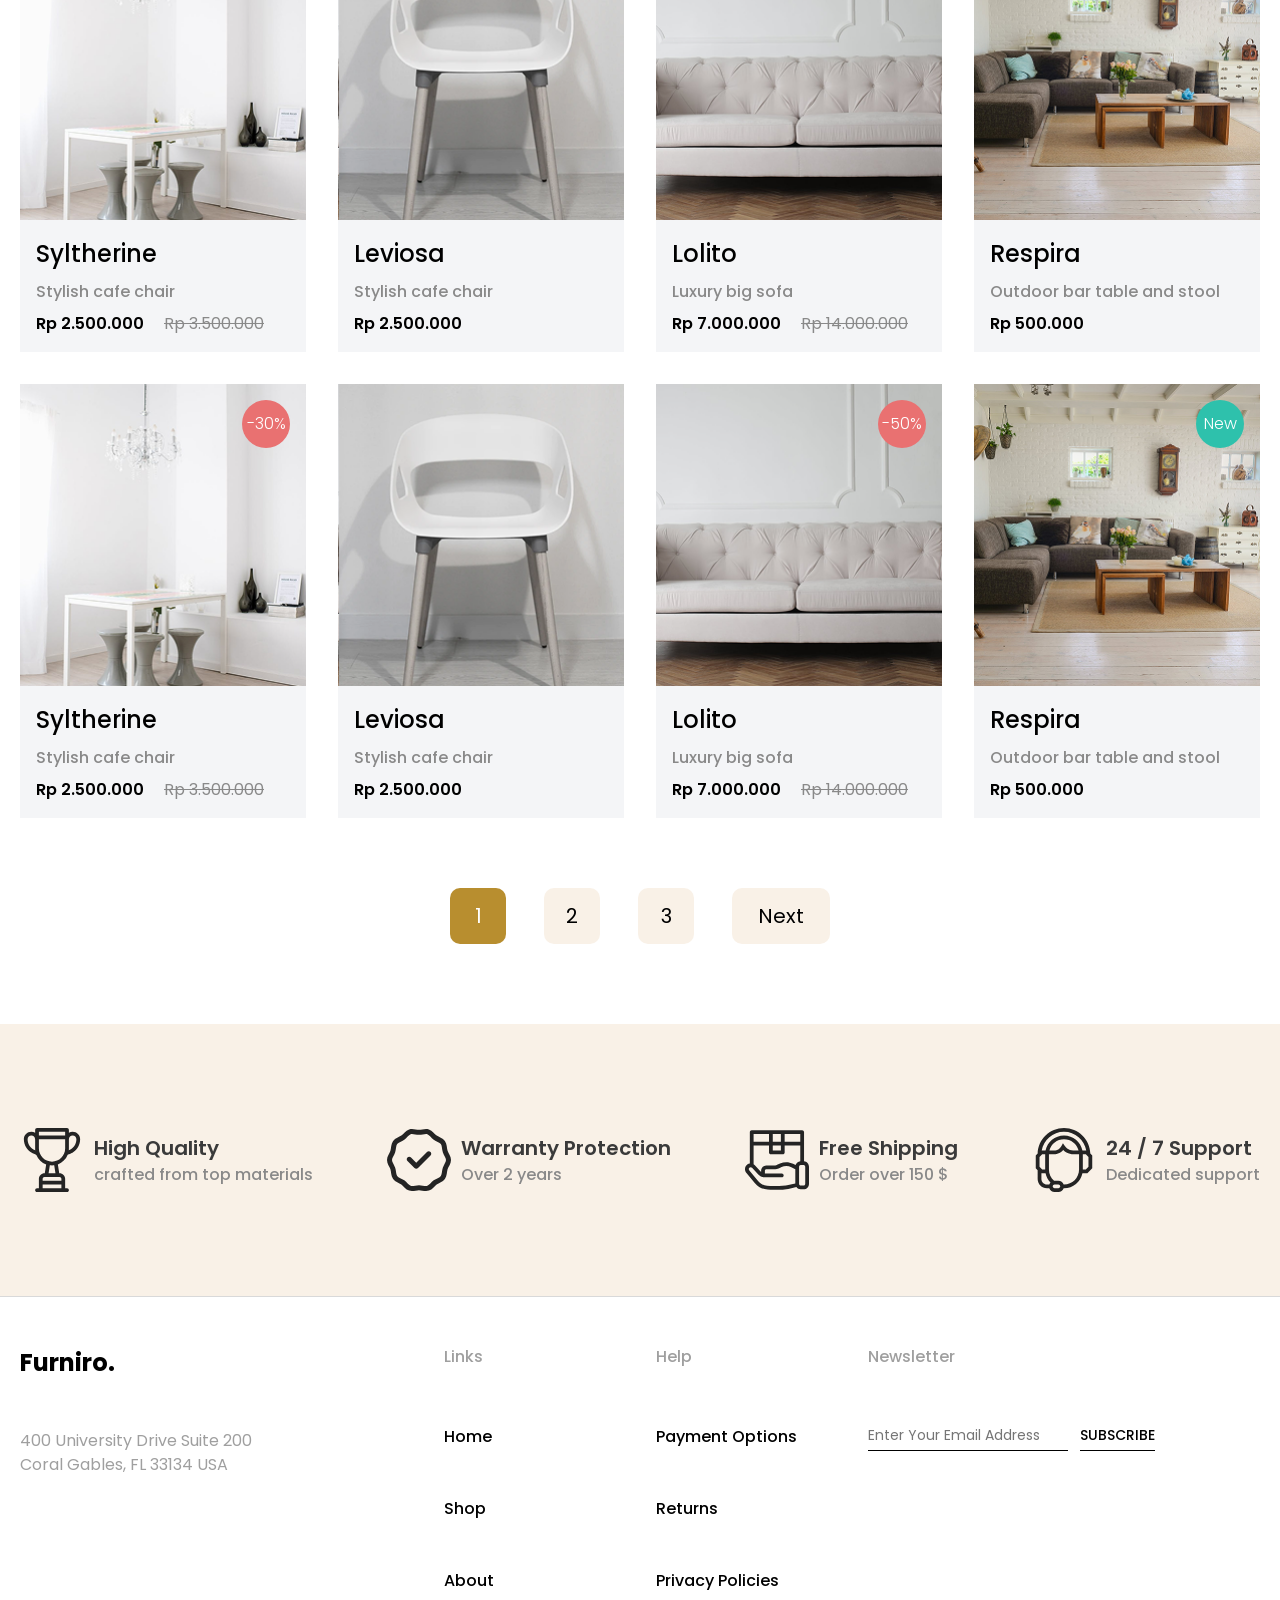
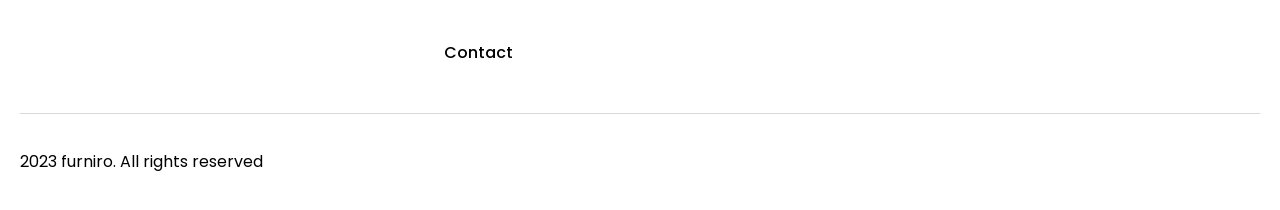
<file: shop.html>
<!doctype html>
<html lang="en">
  <head>
    <meta charset="UTF-8" />
    <meta name="viewport" content="width=device-width, initial-scale=1.0" />
    <title>Shop | Furniro</title>

    <link rel="preconnect" href="https://fonts.googleapis.com" />
    <link rel="preconnect" href="https://fonts.gstatic.com" crossorigin />
    <link
      rel="stylesheet"
      href="https://fonts.googleapis.com/css2?family=Montserrat:wght@400;500;600;700&family=Poppins:wght@400;500;600;700&display=swap"
    />

    <link rel="stylesheet" href="reset.css" />
    <link rel="stylesheet" href="variables.css" />
    <link rel="stylesheet" href="style.css" />
    <link rel="stylesheet" href="shop.css" />
  </head>
  <body>
    <header class="site-header grid">
      <a href="index.html" class="site-header__logo">
        <img src="content/site-logo.png" alt="" />
        <span>Furniro</span>
      </a>

      <input type="checkbox" id="menu-toggle" class="site-header__checkbox" />
      <label for="menu-toggle" class="site-header__toggle">
        <img src="content/Menu Button.svg" alt="Meni" />
      </label>

      <nav class="site-header__nav">
        <ul>
          <li><a href="index.html">Home</a></li>
          <li><a href="shop.html">Shop</a></li>
          <li><a href="#">About</a></li>
          <li><a href="#">Contact</a></li>
        </ul>
      </nav>
      <div class="site-header__icons">
        <a href="#">
          <img src="content/mdi_account-alert-outline.svg" alt="account information" />
        </a>
        <a href="#">
          <img src="content/akar-icons_search.svg" alt="search" />
        </a>
        <a href="#">
          <img src="content/akar-icons_heart.svg" alt="wishlist" />
        </a>
        <a href="checkout.html">
          <img src="content/ant-design_shopping-cart-outlined.svg" alt="shopping cart" />
        </a>
      </div>
    </header>

    <main>
      <section class="page-banner">
        <h1 class="page-banner__title">Shop</h1>
        <nav class="page-banner__breadcrumb">
          <a href="index.html">Home</a>
          <img src="content/arrow-right.svg" alt="" />
          <span>Shop</span>
        </nav>
      </section>
      <section class="shop-bar">
        <div class="shop-bar__inner grid">
          <div class="shop-bar__browse">
            <div class="shop-bar__tools">
              <button type="button" class="shop-bar__filter">
                <img src="content/filter.svg" alt="" />
                Filter
              </button>
              <button type="button" class="shop-bar__view">
                <img src="content/view-grid.svg" alt="Grid view" />
              </button>
              <button type="button" class="shop-bar__view">
                <img src="content/view-list.svg" alt="List view" />
              </button>
            </div>
            <p class="shop-bar__results">Showing 1–16 of 32 results</p>
          </div>

          <div class="shop-bar__sort">
            <label class="shop-bar__label" for="shop-show">Show</label>
            <select class="shop-bar__select" id="shop-show" name="show">
              <option value="8">8</option>
              <option value="16" selected>16</option>
              <option value="24">24</option>
              <option value="32">32</option>
            </select>

            <label class="shop-bar__label" for="shop-sort">Short by</label>
            <select class="shop-bar__select shop-bar__select--wide" id="shop-sort" name="sort">
              <option value="default" selected>Default</option>
              <option value="name">Name</option>
              <option value="price-asc">Price: Low to High</option>
              <option value="price-desc">Price: High to Low</option>
            </select>
          </div>
        </div>
      </section>

      <section class="shop-products grid">
        <div class="shop-products__grid subgrid">
          <article class="product-card">
            <div class="product-card__media">
              <img src="content/syltherine.png" alt="White table with grey stools under a crystal chandelier" />
              <span class="product-card__badge product-card__badge--sale">-30%</span>
              <div class="product-card__actions">
                <button type="button" class="product-card__add">Add to cart</button>
                <div class="product-card__extras">
                  <div class="product-card__extras">
                    <button type="button">
                      <img src="content/gridicons_share.svg" alt="" />
                      Share
                    </button>
                    <button type="button">
                      <img src="content/compare-svgrepo-com 1.svg" alt="" />
                      Compare
                    </button>
                    <button type="button">
                      <img src="content/Heart.svg" alt="" />
                      Like
                    </button>
                  </div>
                </div>
              </div>
            </div>
            <h3 class="product-card__title">
              <a href="product.html">Syltherine</a>
            </h3>
            <p class="product-card__desc">Stylish cafe chair</p>
            <p class="product-card__price">
              Rp 2.500.000
              <del class="product-card__price-old">Rp 3.500.000</del>
            </p>
          </article>
          <article class="product-card">
            <div class="product-card__media">
              <img src="content/leviosa.png" alt="White molded armchair with light wooden legs" />
              <div class="product-card__actions">
                <button type="button" class="product-card__add">Add to cart</button>
                <div class="product-card__extras">
                  <div class="product-card__extras">
                    <button type="button">
                      <img src="content/gridicons_share.svg" alt="" />
                      Share
                    </button>
                    <button type="button">
                      <img src="content/compare-svgrepo-com 1.svg" alt="" />
                      Compare
                    </button>
                    <button type="button">
                      <img src="content/Heart.svg" alt="" />
                      Like
                    </button>
                  </div>
                </div>
              </div>
            </div>
            <h3 class="product-card__title">
              <a href="product.html">Leviosa</a>
            </h3>
            <p class="product-card__desc">Stylish cafe chair</p>
            <p class="product-card__price">Rp 2.500.000</p>
          </article>
          <article class="product-card">
            <div class="product-card__media">
              <img src="content/lolito.png" alt="Cream button-tufted sofa" />
              <span class="product-card__badge product-card__badge--sale">-50%</span>
              <div class="product-card__actions">
                <button type="button" class="product-card__add">Add to cart</button>
                <div class="product-card__extras">
                  <div class="product-card__extras">
                    <button type="button">
                      <img src="content/gridicons_share.svg" alt="" />
                      Share
                    </button>
                    <button type="button">
                      <img src="content/compare-svgrepo-com 1.svg" alt="" />
                      Compare
                    </button>
                    <button type="button">
                      <img src="content/Heart.svg" alt="" />
                      Like
                    </button>
                  </div>
                </div>
              </div>
            </div>
            <h3 class="product-card__title">
              <a href="product.html">Lolito</a>
            </h3>
            <p class="product-card__desc">Luxury big sofa</p>
            <p class="product-card__price">
              Rp 7.000.000
              <del class="product-card__price-old">Rp 14.000.000</del>
            </p>
          </article>
          <article class="product-card">
            <div class="product-card__media">
              <img src="content/respira.png" alt="Grey corner sofa with wooden nesting coffee tables" />
              <span class="product-card__badge product-card__badge--new">New</span>
              <div class="product-card__actions">
                <button type="button" class="product-card__add">Add to cart</button>
                <div class="product-card__extras">
                  <div class="product-card__extras">
                    <button type="button">
                      <img src="content/gridicons_share.svg" alt="" />
                      Share
                    </button>
                    <button type="button">
                      <img src="content/compare-svgrepo-com 1.svg" alt="" />
                      Compare
                    </button>
                    <button type="button">
                      <img src="content/Heart.svg" alt="" />
                      Like
                    </button>
                  </div>
                </div>
              </div>
            </div>
            <h3 class="product-card__title">
              <a href="product.html">Respira</a>
            </h3>
            <p class="product-card__desc">Outdoor bar table and stool</p>
            <p class="product-card__price">Rp 500.000</p>
          </article>
          <article class="product-card">
            <div class="product-card__media">
              <img src="content/syltherine.png" alt="White table with grey stools under a crystal chandelier" />
              <span class="product-card__badge product-card__badge--sale">-30%</span>
              <div class="product-card__actions">
                <button type="button" class="product-card__add">Add to cart</button>
                <div class="product-card__extras">
                  <div class="product-card__extras">
                    <button type="button">
                      <img src="content/gridicons_share.svg" alt="" />
                      Share
                    </button>
                    <button type="button">
                      <img src="content/compare-svgrepo-com 1.svg" alt="" />
                      Compare
                    </button>
                    <button type="button">
                      <img src="content/Heart.svg" alt="" />
                      Like
                    </button>
                  </div>
                </div>
              </div>
            </div>
            <h3 class="product-card__title">
              <a href="product.html">Syltherine</a>
            </h3>
            <p class="product-card__desc">Stylish cafe chair</p>
            <p class="product-card__price">
              Rp 2.500.000
              <del class="product-card__price-old">Rp 3.500.000</del>
            </p>
          </article>
          <article class="product-card">
            <div class="product-card__media">
              <img src="content/leviosa.png" alt="White molded armchair with light wooden legs" />
              <div class="product-card__actions">
                <button type="button" class="product-card__add">Add to cart</button>
                <div class="product-card__extras">
                  <div class="product-card__extras">
                    <button type="button">
                      <img src="content/gridicons_share.svg" alt="" />
                      Share
                    </button>
                    <button type="button">
                      <img src="content/compare-svgrepo-com 1.svg" alt="" />
                      Compare
                    </button>
                    <button type="button">
                      <img src="content/Heart.svg" alt="" />
                      Like
                    </button>
                  </div>
                </div>
              </div>
            </div>
            <h3 class="product-card__title">
              <a href="product.html">Leviosa</a>
            </h3>
            <p class="product-card__desc">Stylish cafe chair</p>
            <p class="product-card__price">Rp 2.500.000</p>
          </article>
          <article class="product-card">
            <div class="product-card__media">
              <img src="content/lolito.png" alt="Cream button-tufted sofa" />
              <span class="product-card__badge product-card__badge--sale">-50%</span>
              <div class="product-card__actions">
                <button type="button" class="product-card__add">Add to cart</button>
                <div class="product-card__extras">
                  <div class="product-card__extras">
                    <button type="button">
                      <img src="content/gridicons_share.svg" alt="" />
                      Share
                    </button>
                    <button type="button">
                      <img src="content/compare-svgrepo-com 1.svg" alt="" />
                      Compare
                    </button>
                    <button type="button">
                      <img src="content/Heart.svg" alt="" />
                      Like
                    </button>
                  </div>
                </div>
              </div>
            </div>
            <h3 class="product-card__title">
              <a href="product.html">Lolito</a>
            </h3>
            <p class="product-card__desc">Luxury big sofa</p>
            <p class="product-card__price">
              Rp 7.000.000
              <del class="product-card__price-old">Rp 14.000.000</del>
            </p>
          </article>
          <article class="product-card">
            <div class="product-card__media">
              <img src="content/respira.png" alt="Grey corner sofa with wooden nesting coffee tables" />
              <span class="product-card__badge product-card__badge--new">New</span>
              <div class="product-card__actions">
                <button type="button" class="product-card__add">Add to cart</button>
                <div class="product-card__extras">
                  <div class="product-card__extras">
                    <button type="button">
                      <img src="content/gridicons_share.svg" alt="" />
                      Share
                    </button>
                    <button type="button">
                      <img src="content/compare-svgrepo-com 1.svg" alt="" />
                      Compare
                    </button>
                    <button type="button">
                      <img src="content/Heart.svg" alt="" />
                      Like
                    </button>
                  </div>
                </div>
              </div>
            </div>
            <h3 class="product-card__title">
              <a href="product.html">Respira</a>
            </h3>
            <p class="product-card__desc">Outdoor bar table and stool</p>
            <p class="product-card__price">Rp 500.000</p>
          </article>
          <article class="product-card">
            <div class="product-card__media">
              <img src="content/syltherine.png" alt="White table with grey stools under a crystal chandelier" />
              <span class="product-card__badge product-card__badge--sale">-30%</span>
              <div class="product-card__actions">
                <button type="button" class="product-card__add">Add to cart</button>
                <div class="product-card__extras">
                  <div class="product-card__extras">
                    <button type="button">
                      <img src="content/gridicons_share.svg" alt="" />
                      Share
                    </button>
                    <button type="button">
                      <img src="content/compare-svgrepo-com 1.svg" alt="" />
                      Compare
                    </button>
                    <button type="button">
                      <img src="content/Heart.svg" alt="" />
                      Like
                    </button>
                  </div>
                </div>
              </div>
            </div>
            <h3 class="product-card__title">
              <a href="product.html">Syltherine</a>
            </h3>
            <p class="product-card__desc">Stylish cafe chair</p>
            <p class="product-card__price">
              Rp 2.500.000
              <del class="product-card__price-old">Rp 3.500.000</del>
            </p>
          </article>
          <article class="product-card">
            <div class="product-card__media">
              <img src="content/leviosa.png" alt="White molded armchair with light wooden legs" />
              <div class="product-card__actions">
                <button type="button" class="product-card__add">Add to cart</button>
                <div class="product-card__extras">
                  <div class="product-card__extras">
                    <button type="button">
                      <img src="content/gridicons_share.svg" alt="" />
                      Share
                    </button>
                    <button type="button">
                      <img src="content/compare-svgrepo-com 1.svg" alt="" />
                      Compare
                    </button>
                    <button type="button">
                      <img src="content/Heart.svg" alt="" />
                      Like
                    </button>
                  </div>
                </div>
              </div>
            </div>
            <h3 class="product-card__title">
              <a href="product.html">Leviosa</a>
            </h3>
            <p class="product-card__desc">Stylish cafe chair</p>
            <p class="product-card__price">Rp 2.500.000</p>
          </article>
          <article class="product-card">
            <div class="product-card__media">
              <img src="content/lolito.png" alt="Cream button-tufted sofa" />
              <span class="product-card__badge product-card__badge--sale">-50%</span>
              <div class="product-card__actions">
                <button type="button" class="product-card__add">Add to cart</button>
                <div class="product-card__extras">
                  <div class="product-card__extras">
                    <button type="button">
                      <img src="content/gridicons_share.svg" alt="" />
                      Share
                    </button>
                    <button type="button">
                      <img src="content/compare-svgrepo-com 1.svg" alt="" />
                      Compare
                    </button>
                    <button type="button">
                      <img src="content/Heart.svg" alt="" />
                      Like
                    </button>
                  </div>
                </div>
              </div>
            </div>
            <h3 class="product-card__title">
              <a href="product.html">Lolito</a>
            </h3>
            <p class="product-card__desc">Luxury big sofa</p>
            <p class="product-card__price">
              Rp 7.000.000
              <del class="product-card__price-old">Rp 14.000.000</del>
            </p>
          </article>
          <article class="product-card">
            <div class="product-card__media">
              <img src="content/respira.png" alt="Grey corner sofa with wooden nesting coffee tables" />
              <span class="product-card__badge product-card__badge--new">New</span>
              <div class="product-card__actions">
                <button type="button" class="product-card__add">Add to cart</button>
                <div class="product-card__extras">
                  <div class="product-card__extras">
                    <button type="button">
                      <img src="content/gridicons_share.svg" alt="" />
                      Share
                    </button>
                    <button type="button">
                      <img src="content/compare-svgrepo-com 1.svg" alt="" />
                      Compare
                    </button>
                    <button type="button">
                      <img src="content/Heart.svg" alt="" />
                      Like
                    </button>
                  </div>
                </div>
              </div>
            </div>
            <h3 class="product-card__title">
              <a href="product.html">Respira</a>
            </h3>
            <p class="product-card__desc">Outdoor bar table and stool</p>
            <p class="product-card__price">Rp 500.000</p>
          </article>
          <article class="product-card">
            <div class="product-card__media">
              <img src="content/syltherine.png" alt="White table with grey stools under a crystal chandelier" />
              <span class="product-card__badge product-card__badge--sale">-30%</span>
              <div class="product-card__actions">
                <button type="button" class="product-card__add">Add to cart</button>
                <div class="product-card__extras">
                  <div class="product-card__extras">
                    <button type="button">
                      <img src="content/gridicons_share.svg" alt="" />
                      Share
                    </button>
                    <button type="button">
                      <img src="content/compare-svgrepo-com 1.svg" alt="" />
                      Compare
                    </button>
                    <button type="button">
                      <img src="content/Heart.svg" alt="" />
                      Like
                    </button>
                  </div>
                </div>
              </div>
            </div>
            <h3 class="product-card__title">
              <a href="product.html">Syltherine</a>
            </h3>
            <p class="product-card__desc">Stylish cafe chair</p>
            <p class="product-card__price">
              Rp 2.500.000
              <del class="product-card__price-old">Rp 3.500.000</del>
            </p>
          </article>
          <article class="product-card">
            <div class="product-card__media">
              <img src="content/leviosa.png" alt="White molded armchair with light wooden legs" />
              <div class="product-card__actions">
                <button type="button" class="product-card__add">Add to cart</button>
                <div class="product-card__extras">
                  <div class="product-card__extras">
                    <button type="button">
                      <img src="content/gridicons_share.svg" alt="" />
                      Share
                    </button>
                    <button type="button">
                      <img src="content/compare-svgrepo-com 1.svg" alt="" />
                      Compare
                    </button>
                    <button type="button">
                      <img src="content/Heart.svg" alt="" />
                      Like
                    </button>
                  </div>
                </div>
              </div>
            </div>
            <h3 class="product-card__title">
              <a href="product.html">Leviosa</a>
            </h3>
            <p class="product-card__desc">Stylish cafe chair</p>
            <p class="product-card__price">Rp 2.500.000</p>
          </article>
          <article class="product-card">
            <div class="product-card__media">
              <img src="content/lolito.png" alt="Cream button-tufted sofa" />
              <span class="product-card__badge product-card__badge--sale">-50%</span>
              <div class="product-card__actions">
                <button type="button" class="product-card__add">Add to cart</button>
                <div class="product-card__extras">
                  <div class="product-card__extras">
                    <button type="button">
                      <img src="content/gridicons_share.svg" alt="" />
                      Share
                    </button>
                    <button type="button">
                      <img src="content/compare-svgrepo-com 1.svg" alt="" />
                      Compare
                    </button>
                    <button type="button">
                      <img src="content/Heart.svg" alt="" />
                      Like
                    </button>
                  </div>
                </div>
              </div>
            </div>
            <h3 class="product-card__title">
              <a href="product.html">Lolito</a>
            </h3>
            <p class="product-card__desc">Luxury big sofa</p>
            <p class="product-card__price">
              Rp 7.000.000
              <del class="product-card__price-old">Rp 14.000.000</del>
            </p>
          </article>
          <article class="product-card">
            <div class="product-card__media">
              <img src="content/respira.png" alt="Grey corner sofa with wooden nesting coffee tables" />
              <span class="product-card__badge product-card__badge--new">New</span>
              <div class="product-card__actions">
                <button type="button" class="product-card__add">Add to cart</button>
                <div class="product-card__extras">
                  <div class="product-card__extras">
                    <button type="button">
                      <img src="content/gridicons_share.svg" alt="" />
                      Share
                    </button>
                    <button type="button">
                      <img src="content/compare-svgrepo-com 1.svg" alt="" />
                      Compare
                    </button>
                    <button type="button">
                      <img src="content/Heart.svg" alt="" />
                      Like
                    </button>
                  </div>
                </div>
              </div>
            </div>
            <h3 class="product-card__title">
              <a href="product.html">Respira</a>
            </h3>
            <p class="product-card__desc">Outdoor bar table and stool</p>
            <p class="product-card__price">Rp 500.000</p>
          </article>
        </div>

        <!-- ===== Pagination ===== -->
        <nav class="pagination">
          <ol>
            <li>
              <a href="#" class="pagination__link pagination__link--active">1</a>
            </li>
            <li><a href="#" class="pagination__link">2</a></li>
            <li><a href="#" class="pagination__link">3</a></li>
            <li>
              <a href="#" class="pagination__link pagination__link--next">Next</a>
            </li>
          </ol>
        </nav>
      </section>

      <section class="benefits">
        <h2 class="visually-hidden">Why shop with Furniro</h2>

        <div class="benefits__inner">
          <article class="benefit">
            <img src="content/trophy.svg" alt="" class="benefit__icon" />
            <div>
              <h3 class="benefit__title">High Quality</h3>
              <p class="benefit__text">crafted from top materials</p>
            </div>
          </article>

          <article class="benefit">
            <img src="content/guarantee.svg" alt="" class="benefit__icon" />
            <div>
              <h3 class="benefit__title">Warranty Protection</h3>
              <p class="benefit__text">Over 2 years</p>
            </div>
          </article>

          <article class="benefit">
            <img src="content/shipping.svg" alt="" class="benefit__icon" />
            <div>
              <h3 class="benefit__title">Free Shipping</h3>
              <p class="benefit__text">Order over 150 $</p>
            </div>
          </article>

          <article class="benefit">
            <img src="content/customer-support.svg" alt="" class="benefit__icon" />
            <div>
              <h3 class="benefit__title">24 / 7 Support</h3>
              <p class="benefit__text">Dedicated support</p>
            </div>
          </article>
        </div>
      </section>
    </main>

    <!-- ===== Footer ===== -->
    <footer class="site-footer">
      <div class="site-footer__inner grid">
        <div class="site-footer__top subgrid">
          <div class="site-footer__brand">
            <p class="site-footer__logo">Furniro.</p>
            <address>400 University Drive Suite 200 Coral Gables, FL 33134 USA</address>
          </div>

          <nav class="site-footer__links">
            <h3 class="site-footer__title">Links</h3>
            <ul>
              <li><a href="index.html">Home</a></li>
              <li><a href="shop.html">Shop</a></li>
              <li><a href="#">About</a></li>
              <li><a href="#">Contact</a></li>
            </ul>
          </nav>

          <nav class="site-footer__help">
            <h3 class="site-footer__title">Help</h3>
            <ul>
              <li><a href="#">Payment Options</a></li>
              <li><a href="#">Returns</a></li>
              <li><a href="#">Privacy Policies</a></li>
            </ul>
          </nav>

          <form class="site-footer__newsletter">
            <h3 class="site-footer__title">Newsletter</h3>
            <label for="newsletter-email" class="visually-hidden"> Email address </label>
            <input type="email" id="newsletter-email" name="email" placeholder="Enter Your Email Address" required />
            <button type="submit">Subscribe</button>
          </form>
        </div>

        <p class="site-footer__copyright">2023 furniro. All rights reserved</p>
      </div>
    </footer>
  </body>
</html>
</file>
<file: variables.css>
:root {
  --color-primary: #b88e2f;

  --color-black: #000000;
  --color-dark: #3a3a3a;
  --color-gray-dark: #616161;
  --color-gray: #898989;
  --color-gray-light: #9f9f9f;

  /*background and lines*/
  --color-beige: #f9f1e7;
  --color-border: #d9d9d9;

  /*radius*/
  --radius: 0.625rem;

  /*layout*/
  --gutter: 2rem;

  /*font*/
  --font-primary: "Poppins", sans-serif;
  --font-logo: "Montserrat", sans-serif;
}

@media (max-width: 48rem) {
  :root {
    --gutter: 1rem;
  }
}
</file>
<file: style.css>
/* ===== Base ===== */

body {
  font-family: var(--font-primary);
  line-height: 1.5;
  color: var(--color-black);
}

/* ===== Layout ===== */

.grid {
  display: grid;
  grid-template-columns: repeat(12, 1fr);
  column-gap: var(--gutter);
  max-width: 77.5rem;
  margin-inline: auto;
}

.grid > * {
  grid-column: 1 / -1;
}

.subgrid {
  display: grid;
  grid-template-columns: subgrid;
  row-gap: var(--gutter);
}

/* ===== Utilities ===== */

.visually-hidden {
  position: absolute;
  width: 1px;
  height: 1px;
  overflow: hidden;
  clip-path: inset(50%);
  white-space: nowrap;
}

/* ===== Header ===== */

.site-header {
  height: 6.25rem;
  align-items: center;
}

.site-header__logo {
  grid-column: 1 / 4;
  display: flex;
  align-items: center;
  gap: 0.25rem;
  font-family: var(--font-logo);
  font-size: 2rem;
  font-weight: 700;
}

.site-header__nav {
  grid-column: 4 / 10;
}

.site-header__nav ul {
  display: flex;
  justify-content: center;
  gap: 4.5rem;
}

.site-header__nav a {
  font-weight: 500;
}

.site-header__icons {
  grid-column: 10 / -1;
  display: flex;
  justify-content: flex-end;
  gap: 2.75rem;
}
.site-header__checkbox,
.site-header__toggle {
  display: none;
}

.site-header__icons a {
  transition: transform 0.2s ease;
}

.site-header__icons a:hover {
  transform: scale(1.15);
}

/* ==== Buttons ==== */

.btn {
  display: inline-block;
  padding: 0.75rem 2.25rem;
  background-color: var(--color-primary);
  color: white;
  font-weight: 500;
  text-align: center;
  cursor: pointer;
  transition: 0.3s ease;
}

.btn:hover {
  background: #e97171;
}

.btn--outline {
  border: 1px solid var(--color-primary);
  background-color: transparent;
  color: var(--color-primary);
}
.btn--outline-dark {
  padding: 1rem 3rem;
  border: 1px solid var(--color-black);
  border-radius: 1rem;
  background: none;
  color: var(--color-black);
  font-size: 1.25rem;
  font-weight: 400;
}

/* ==== Products ==== */

.products {
  margin-top: 2rem;
}

.products__title {
  text-align: center;
  font-size: 2rem;
  margin-bottom: 2.4rem;
  margin-top: 3.5rem;
  font-weight: 600;
}

.products__button {
  justify-self: center;
  margin-top: 2rem;
  padding: 0.75rem 85px;
  font-weight: 600;
}

/* ===== Product card ===== */

.product-card {
  position: relative;
  grid-column: span 3;
  padding-bottom: 1rem;
  background-color: #f4f5f7;
}

.product-card__media img {
  width: 100%;
}

.product-card__badge {
  position: absolute;
  top: 1rem;
  right: 1rem;
  display: grid;
  place-items: center;
  width: 3rem;
  height: 3rem;
  border-radius: 50%;
  color: white;
  font-weight: 300;
}

.product-card__badge--sale {
  background-color: #e97171;
}

.product-card__badge--new {
  background-color: #2ec1ac;
}

.product-card__title,
.product-card__desc,
.product-card__price {
  padding-inline: 1rem;
}

.product-card__title {
  margin-top: 1rem;
  font-size: 1.5rem;
  font-weight: 500;
}

.product-card__desc {
  margin-top: 0.5rem;
  font-weight: 500;
  color: var(--color-gray);
}

.product-card__price {
  margin-top: 0.5rem;
  font-weight: 600;
}

.product-card__price-old {
  margin-left: 1rem;
  font-weight: 400;
  color: var(--color-gray);
}

.product-card__actions {
  position: absolute;
  inset: 0;
  display: none;
  flex-direction: column;
  justify-content: center;
  align-items: center;
  gap: 1.5rem;
  background-color: rgb(58 58 58 / 0.72);
  z-index: 1;
  pointer-events: none;
}

.product-card__actions button {
  pointer-events: auto;
}

.product-card:hover .product-card__actions {
  display: flex;
}

.product-card__add {
  padding: 0.75rem 3.5rem;
  border: none;
  background-color: white;
  color: var(--color-primary);
  font-weight: 600;
  cursor: pointer;
}

.product-card__extras img {
  width: 1rem;
  height: 1rem;
}
.product-card__extras {
  display: flex;
  gap: 1.25rem;
}

.product-card__extras button {
  display: flex;
  align-items: center;
  gap: 0.125rem;
  border: none;
  background: none;
  color: white;
  font-weight: 600;
  cursor: pointer;
}

.product-card__title a::after {
  content: "";
  position: absolute;
  inset: 0;
}
/* ===== Benefits ===== */

.benefits {
  margin-top: 5rem;
  margin-bottom: -3.125rem;
  padding-block: 6.5rem;
  background-color: var(--color-beige);
}

.benefits__inner {
  display: flex;
  justify-content: space-between;
  max-width: 77.5rem;
  margin-inline: auto;
}

.benefit {
  display: flex;
  align-items: center;
  gap: 0.625rem;
}

.benefit__icon {
  width: 4rem;
}

.benefit__title {
  font-size: 1.25rem;
  font-weight: 600;
  color: var(--color-dark);
}

.benefit__text {
  font-weight: 500;
  color: var(--color-gray);
}

/* ===== Footer ===== */

.site-footer {
  margin-top: 3.125rem;
  padding-block: 3rem 2.25rem;
  border-top: 1px solid var(--color-border);
}

.site-footer__top {
  align-items: start;
}

.site-footer__brand {
  grid-column: 1 / 5;
}

.site-footer__links {
  grid-column: 5 / 7;
}

.site-footer__help {
  grid-column: 7 / 9;
}

.site-footer__logo {
  font-size: 1.5rem;
  font-weight: 700;
}

.site-footer__brand address {
  margin-top: 3rem;
  color: var(--color-gray-light);
}

.site-footer__title {
  margin-bottom: 3.5rem;
  font-size: 1rem;
  font-weight: 500;
  color: var(--color-gray-light);
}

.site-footer ul {
  display: grid;
  gap: 3rem;
  font-weight: 500;
}

.site-footer__newsletter {
  grid-column: 9 / -1;
  display: flex;
  flex-wrap: wrap;
  column-gap: 0.75rem;
}

.site-footer__newsletter .site-footer__title {
  width: 100%;
}

.site-footer__newsletter input,
.site-footer__newsletter button {
  padding-bottom: 0.25rem;
  border: none;
  border-bottom: 1px solid var(--color-black);
  background: none;
  font-size: 0.875rem;
  cursor: pointer;
}

.site-footer__newsletter input {
  width: 12.5rem;
}

.site-footer__newsletter button {
  font-weight: 500;
  text-transform: uppercase;
}

.site-footer__copyright {
  margin-top: 3rem;
  padding-top: 2.25rem;
  border-top: 1px solid var(--color-border);
}

address {
  max-width: 17rem;
}

@media (max-width: 48rem) {
  html {
    font-size: 75%;
  }

  body {
    margin: 1rem;
  }
  .page-banner {
    height: 12rem;
  }

  .page-banner__title {
    font-size: 2rem;
  }
  .site-header {
    height: auto;
    padding-block: 1rem;
  }

  .site-header__toggle {
    display: block;
    grid-column: 10 / -1;
    justify-self: end;
    cursor: pointer;
  }

  .site-header__toggle img {
    max-width: none;
  }

  .site-header__nav,
  .site-header__icons {
    display: none;
    grid-column: 1 / -1;
    background-color: var(--color-beige);
  }

  .site-header__nav {
    margin-top: 1rem;
    padding-inline: 1.5rem;
    text-align: center;
  }

  .site-header__nav ul {
    flex-direction: column;
    gap: 0;
    width: 100%;
  }

  .site-header__nav a {
    display: block;
    padding-block: 1rem;
    border-bottom: 1px solid var(--color-border);
  }

  .site-header__nav a:hover {
    color: var(--color-primary);
  }

  .site-header__icons {
    justify-content: center;
    padding-block: 1.5rem;
  }

  #menu-toggle:checked ~ .site-header__nav,
  #menu-toggle:checked ~ .site-header__icons {
    display: flex;
  }

  .product-card {
    grid-column: span 4;
  }

  address {
    max-width: 12rem;
  }

  .site-footer__top {
    row-gap: 2.5rem;
  }

  .site-footer__brand,
  .site-footer__newsletter {
    grid-column: 1 / -1;
  }

  .site-footer__links {
    grid-column: 1 / 7;
  }

  .site-footer__help {
    grid-column: 7 / -1;
  }

  .site-footer__title {
    margin-bottom: 1.5rem;
  }

  .site-footer ul {
    gap: 1rem;
  }

  .site-footer__brand address {
    margin-top: 1rem;
  }
}

@media (max-width: 30rem) {
  .product-card {
    grid-column: span 6;
  }

  .benefits {
    padding-block: 3rem;
    align-items: center;
  }

  .benefits__inner {
    display: grid;
    grid-template-columns: repeat(1, 1fr);
    justify-content: center;
    gap: 2rem 1rem;
    padding-inline: 1rem;
  }

  .benefit__icon {
    width: 2.5rem;
  }

  .benefit__title {
    font-size: 1rem;
  }

  .product-card__extras {
    display: flex;
    gap: 1.25rem;
    flex-direction: column;
    align-items: center;
  }
}
</file>
<file: home.css>
/* ===== Hero ===== */

.hero {
  position: relative;
  min-height: 44.75rem;
  background: url("content/hero.png") center / cover no-repeat;
}

.hero__card {
  position: absolute;
  right: 5rem;
  top: 9rem;
  width: 39rem;
  padding: 4rem 2.5rem 2.5rem;
  border-radius: 0.625rem;
  background-color: #fff3e3;
  color: var(--color-dark);
}

.hero__eyebrow {
  font-weight: 600;
  letter-spacing: 0.1875rem;
}

.hero__title {
  margin-top: 0.25rem;
  font-size: 3.25rem;
  font-weight: 700;
  line-height: 1.25;
  max-width: 25rem;
  color: var(--color-primary);
}

.hero__text {
  margin-top: 1rem;
  font-size: 1.125rem;
  font-weight: 500;
}

.hero__button {
  margin-top: 3rem;
  padding: 1.5rem 4.5rem;
  font-weight: 700;
  text-transform: uppercase;
}

/* ==== Range ==== */

.range {
  margin-top: 3.5rem;
  text-align: center;
}

.range__title {
  font-size: 2rem;
  font-weight: 600;
}

.range__subtitle {
  font-size: 1.25rem;
  color: var(--color-gray-light);
}

.range__grid {
  display: grid;
  grid-template-columns: repeat(3, 1fr);
  gap: var(--gutter);
  margin-top: 4rem;
}

.range__card img {
  width: 100%;
  border-radius: var(--radius);
  cursor: pointer;
}

.range__card {
  transition: transform 0.3s ease;
  border-radius: var(--radius);
}

.range__card:hover {
  transform: scale(1.05);
}

.range__card-title {
  margin-top: 2rem;
  font-weight: 500;
  font-size: 1.5rem;
}

/* ===== Rooms ===== */

.rooms {
  margin-top: 4rem;
  padding-block: 2.75rem;
  overflow: hidden;
  background-color: #fcf8f3;
}

.rooms__intro {
  grid-column: 1 / 5;
  grid-row: 1 / 3;
  align-self: center;
  margin-right: 0.625rem;
}

.rooms__title {
  font-size: 2.25rem;
  width: 28rem;
  line-height: 1.2;
  color: var(--color-dark);
}

.rooms__text {
  margin-top: 0.5rem;
  font-weight: 500;
  color: var(--color-gray-dark);
}

.rooms__button {
  margin-top: 1.5rem;
}

.rooms__slide img {
  width: 100%;
}

.rooms__slide--featured {
  grid-column: 5 / 9;
  grid-row: 1 / 3;
  position: relative;
}

.rooms__slide--next {
  grid-column: 9 / -1;
  grid-row: 1;
}

.rooms__slide--peek {
  grid-column: 9 / -1;
  grid-row: 1;
  translate: calc(100% + 2rem);
}

.rooms__caption {
  position: absolute;
  left: 1.5rem;
  bottom: 1.5rem;
  padding: 2rem;
  background-color: rgb(255 255 255 / 0.7);
}

.rooms__caption-eyebrow {
  font-weight: 500;
  color: var(--color-gray-dark);
}

.rooms__caption-title {
  font-size: 1.75rem;
  color: var(--color-dark);
}

.rooms__caption-link {
  position: absolute;
  left: 100%;
  bottom: 0;
  display: grid;
  place-items: center;
  width: 3rem;
  height: 3rem;
  background-color: var(--color-primary);
  color: white;
}
.rooms__caption-link img {
  width: 1.5rem;
}

.rooms__nav {
  display: grid;
  place-items: center;
  grid-row: 1;
  align-self: center;
  justify-self: end;
  grid-row: 1;
  align-self: center;
  justify-self: end;
  width: 3rem;
  height: 3rem;
  border: none;
  border-radius: 50%;
  background-color: white;
  color: var(--color-primary);
  box-shadow: 0 0.25rem 0.875rem rgb(0 0 0 / 0.25);
  cursor: pointer;
  margin-right: -1.5rem;
}

.rooms__dots {
  grid-column: 9 / -1;
  grid-row: 2;
  display: flex;
  align-items: center;
  gap: 1.25rem;
  padding-left: 0.5rem;
}

.rooms__dot {
  width: 0.6875rem;
  height: 0.6875rem;
  border-radius: 50%;
  background-color: #d8d8d8;
  cursor: pointer;
}

.rooms__dot--active {
  background-color: var(--color-primary);
  outline: 1px solid var(--color-primary);
  outline-offset: 0.5rem;
}

/* ===== Setup ===== */

.setup {
  margin-top: 4rem;
  overflow: hidden;
}

.setup__header {
  text-align: center;
}

.setup__label {
  font-size: 1.25rem;
  font-weight: 600;
  color: var(--color-gray-dark);
}

.setup__hashtag {
  font-size: 2.5rem;
  color: var(--color-dark);
}

.setup__gallery {
  position: relative;
  left: 50%;
  translate: -50%;
  width: 1440px;
  height: 721px;
  margin-top: -32px;
}

.setup__gallery img {
  position: absolute;
  object-fit: cover;
}

.setup__gallery img:nth-child(1) {
  top: 0;
  left: 0;
  width: 78px;
  height: 382px;
}

.setup__gallery img:nth-child(2) {
  top: 398px;
  left: 0;
  width: 185px;
  height: 323px;
}

.setup__gallery img:nth-child(3) {
  top: 70px;
  left: 94px;
  width: 451px;
  height: 312px;
}

.setup__gallery img:nth-child(4) {
  top: 398px;
  left: 201px;
  width: 344px;
  height: 242px;
}

.setup__gallery img:nth-child(5) {
  top: 156px;
  left: 561px;
  width: 295px;
  height: 392px;
}

.setup__gallery img:nth-child(6) {
  top: 100px;
  left: 872px;
  width: 290px;
  height: 348px;
}

.setup__gallery img:nth-child(7) {
  top: 464px;
  left: 872px;
  width: 178px;
  height: 242px;
}

.setup__gallery img:nth-child(8) {
  top: 15px;
  left: 1178px;
  width: 262px;
  height: 433px;
}

.setup__gallery img:nth-child(9) {
  top: 464px;
  left: 1083px;
  width: 258px;
  height: 196px;
}

@media (max-width: 48rem) {
  .hero {
    display: flex;
    justify-content: center;
    align-items: center;
    padding: 1rem;
  }

  .hero__card {
    position: static;
    width: 100%;
    max-width: 39rem;
    padding: 2rem 1.5rem;
  }
  .hero__title {
    font-size: 2rem;
  }
  .setup {
    display: none;
  }
  .rooms__intro {
    grid-column: 1 / -1;
    grid-row: 1;
    margin-right: 0;
    margin-bottom: 2rem;
    text-align: center;
  }

  .rooms__title {
    width: auto;
    font-size: 1.75rem;
  }

  .rooms__slide--featured {
    grid-column: 1 / 8;
    grid-row: 2;
  }

  .rooms__slide--featured > img {
    aspect-ratio: 3 / 4;
    object-fit: cover;
  }

  .rooms__slide--next {
    grid-column: 8 / -1;
    grid-row: 2;
  }

  .rooms__slide--next img {
    height: 100%;
    object-fit: cover;
    object-position: left;
  }

  .rooms__slide--peek,
  .rooms__nav {
    display: none;
  }

  .rooms__dots {
    grid-column: 1 / -1;
    grid-row: 3;
    justify-content: center;
    margin-top: 1.5rem;
  }

  .rooms__caption {
    left: 1rem;
    bottom: 1rem;
    padding: 1rem;
  }

  .rooms__caption-title {
    font-size: 1.25rem;
  }
}
@media (max-width: 30rem) {
  .range__card {
    grid-column: 1 / -1;
  }
  .range__card img {
    aspect-ratio: 4 / 3;
    object-fit: cover;
  }

  .range__card-title {
    margin-top: 1rem;
  }

  .rooms__slide--featured {
    grid-column: 1 / 10;
  }

  .rooms__slide--next {
    grid-column: 10 / -1;
  }
}
</file>
<file: checkout.css>
.page-banner {
  background: url(content/shop.png) center / cover;
  height: 20.5rem;
  display: flex;
  flex-direction: column;
  justify-content: center;
  align-items: center;
  margin-bottom: -0.4rem;
}

.page-banner__title {
  font-size: 3rem;
  font-weight: 500;
}

.page-banner__breadcrumb {
  display: flex;
  align-items: center;
  gap: 0.375rem;
}

.page-banner__breadcrumb a {
  font-weight: 500;
}

.checkout {
  margin-top: 6rem;
}

/* ===== Billing details ===== */

.billing {
  grid-column: 1 / 7;
  display: grid;
  gap: 2.25rem;
  padding-inline: 4.625rem;
  min-width: 0;
}

.billing__title {
  font-size: 2.25rem;
  font-weight: 600;
}

.billing__names {
  display: grid;
  grid-template-columns: 1fr 1fr;
  gap: var(--gutter);
}

.billing__field {
  display: grid;
  gap: 1.375rem;
  min-width: 0;
}

.billing__field label {
  font-weight: 500;
}

.billing__field input,
.billing__field select,
.billing__field textarea {
  width: 100%;
  height: 4.6875rem;
  padding: 1.5rem 1.75rem;
  border: 1px solid var(--color-gray-light);
  border-radius: var(--radius);
  background-color: white;
}

.billing__field select {
  appearance: none;
  background-image: url("content/dashicons_arrow-down-alt2.svg");
  background-repeat: no-repeat;
  background-position: right 1.75rem center;
  padding-right: 4rem;
  color: var(--color-gray-light);
  cursor: pointer;
}

.billing__field textarea {
  resize: none;
  margin-top: 3.1rem;
}

.billing__field textarea::placeholder {
  color: var(--color-gray-light);
}

/* ===== Order summary ===== */

.order-summary {
  grid-column: 7 / -1;
  padding-inline: 2.375rem;
  margin-top: 3rem;
}

.order-summary__table {
  width: 100%;
  border-collapse: collapse;
}

.order-summary__table th {
  font-size: 1.5rem;
  font-weight: 500;
  text-align: left;
}

.order-summary__table td {
  padding-top: 1.375rem;
}

.order-summary__table th:last-child,
.order-summary__table td:last-child {
  text-align: right;
}

.order-summary__table td {
  font-weight: 300;
}

.order-summary__product {
  color: var(--color-gray-light);
}

.order-summary__product span {
  display: inline-flex;
  align-items: center;
  gap: 0.75rem;
  margin-left: 0.75rem;
  font-size: 0.75rem;
  font-weight: 500;
  color: var(--color-black);
}

.order-summary__times {
  width: 7px;
  height: 9px;
}

.order-summary__table td.order-summary__total {
  font-size: 1.5rem;
  font-weight: 700;
  color: var(--color-primary);
}

.order-summary__payment {
  display: grid;
  gap: 0.75rem;
  margin-top: 2.25rem;
  padding-top: 1.5rem;
  border: none;
  border-top: 1px solid var(--color-border);
}

.order-summary__option {
  display: flex;
  align-items: center;
  gap: 1rem;
  font-weight: 500;
  color: var(--color-gray-light);
  cursor: pointer;
}

.order-summary__option:has(:checked) {
  font-weight: 400;
  color: var(--color-black);
}

.order-summary__option input {
  appearance: none;
  flex-shrink: 0;
  width: 0.875rem;
  height: 0.875rem;
  border: 1px solid var(--color-gray-light);
  border-radius: 50%;
  cursor: pointer;
}

.order-summary__option input:checked {
  border-color: var(--color-black);
  background-color: var(--color-black);
}

.order-summary__note {
  margin-bottom: 0.75rem;
  font-weight: 300;
  color: var(--color-gray-light);
  text-align: justify;
}

.order-summary__privacy {
  margin-top: 1.25rem;
  font-weight: 300;
  text-align: justify;
}

.order-summary__privacy a {
  font-weight: 600;
}

.order-summary__button {
  display: block;
  width: 20rem;
  margin: 2.5rem auto 0;
}

@media (max-width: 30rem) {
  .checkout {
    margin-top: 3rem;
  }

  .billing,
  .order-summary {
    grid-column: 1/-1;
    padding-inline: 0;
  }
}
</file>
<file: product.css>
/* ===== Breadcrumb ===== */

.breadcrumb {
  padding-block: 2rem;
  background-color: var(--color-beige);
}

.breadcrumb__trail {
  display: flex;
  align-items: center;
  gap: 1rem;
  color: var(--color-gray-light);
}

.breadcrumb__current {
  padding-block: 0.375rem;
  padding-left: 1.5rem;
  border-left: 0.125rem solid var(--color-gray-light);
  color: var(--color-black);
}

/* ===== Product detail ===== */

.product-detail {
  margin-top: 2.25rem;
}

.product-gallery {
  grid-column: 1 / 7;
}

.product-gallery__thumbnails {
  display: flex;
  flex-direction: column;
  gap: 2rem;
}

.product-gallery__thumbnail {
  display: grid;
  place-items: center;
  height: 5rem;
  border: none;
  border-radius: var(--radius);
  background-color: var(--color-beige);
  cursor: pointer;
}

.product-gallery__main {
  grid-column: 2 / -1;
  display: grid;
  place-items: center;
  height: 31.25rem;
  border-radius: var(--radius);
  background-color: var(--color-beige);
  cursor: pointer;
}

.single-product {
  grid-column: 7 / -1;
}

.single-product__heading {
  font-size: 2.625rem;
  font-weight: 400;
}

.single-product__price {
  font-size: 1.5rem;
  font-weight: 500;
  color: var(--color-gray-light);
}

.single-product__rating {
  display: flex;
  align-items: center;
  gap: 1.25rem;
  margin-top: 1rem;
}

.single-product__stars {
  display: flex;
  gap: 0.375rem;
}

.single-product__reviews {
  padding-block: 0.25rem;
  padding-left: 1.25rem;
  border-left: 1px solid var(--color-gray-light);
  font-size: 0.8125rem;
  color: var(--color-gray-light);
  cursor: pointer;
}

.single-product__description {
  margin-top: 1rem;
  width: 26.5rem;
  font-size: 0.8125rem;
}

.single-product__label {
  margin-top: 1.5rem;
  font-size: 0.875rem;
  color: var(--color-gray-light);
}

.single-product__sizes,
.single-product__colors {
  display: flex;
  gap: 1rem;
  margin-top: 0.75rem;
}

.single-product__size,
.single-product__color {
  width: 1.875rem;
  height: 1.875rem;
  border: none;
}

.single-product__size {
  border-radius: 0.3125rem;
  background-color: var(--color-beige);
  font-size: 0.8125rem;
  cursor: pointer;
}

.single-product__size--active {
  background-color: var(--color-primary);
  color: white;
}

.single-product__color {
  border-radius: 50%;
  cursor: pointer;
}

.single-product__color--purple {
  background-color: #816dfa;
}

.single-product__color--black {
  background-color: var(--color-black);
}

.single-product__color--gold {
  background-color: var(--color-primary);
}

.single-product__actions {
  display: flex;
  gap: 1.25rem;
  margin-top: 2rem;
}

.single-product__quantity {
  display: flex;
  justify-content: space-between;
  align-items: center;
  width: 7.75rem;
  padding-inline: 1rem;
  border: 1px solid var(--color-gray-light);
  border-radius: var(--radius);
}

.single-product__quantity button {
  border: none;
  background: none;
  cursor: pointer;
}

.single-product__divider {
  margin-block: 3.75rem 2.5rem;
  border: none;
  border-top: 1px solid var(--color-border);
}

.single-product__meta {
  display: grid;
  grid-template-columns: auto 1fr;
  gap: 0.75rem 1rem;
  color: var(--color-gray-light);
}

.single-product__meta dd {
  display: flex;
  align-items: center;
  gap: 0.75rem;
}

.single-product__meta dd::before {
  content: ":";
}

/* ===== Product info ===== */

.product-info {
  margin-top: 4rem;
  padding-top: 3rem;
  border-top: 1px solid var(--color-border);
}

.product-info__inner {
  row-gap: 2.25rem;
}

.product-info__tabs {
  display: flex;
  justify-content: center;
  gap: 3.25rem;
}

.product-info__tab {
  border: none;
  background: none;
  font-size: 1.5rem;
  color: var(--color-gray-light);
  cursor: pointer;
}

.product-info__tab--active {
  font-weight: 500;
  color: var(--color-black);
}

.product-info__text {
  grid-column: 2 / 12;
  display: grid;
  gap: 1.5rem;
  color: var(--color-gray-light);
}

.product-info__image {
  grid-column:span 6;
  display: grid;
  border-radius: var(--radius);
  background-color: var(--color-beige);
}

/* ===== Related products ===== */

.products {
  margin-bottom: 5.5rem;
}

@media (max-width: 30rem) {
  .breadcrumb__trail {
    grid-column: 3/11;
  }

  .product-gallery {
    grid-column: 1/-1;
  }
  .product-gallery__main {
    grid-column: 1 / -1;
    grid-row: 1;
  }

  .product-gallery__thumbnails {
    grid-column: 1 / -1;
    grid-row: 2;
    flex-direction: row;
    gap: 1rem;
  }

  .product-gallery__thumbnail {
    flex: 1;
  }
  .product-gallery__thumbnail img {
    height: 3.5rem;
    object-fit: contain;
  }
  .product-gallery__main {
    height: 20rem;
  }

  .product-gallery__main img {
    height: 18rem;
    object-fit: contain;
  }

  .single-product {
    grid-column: 1 / -1;
    margin-top: 2rem;
  }

  .single-product__heading {
    font-size: 2rem;
  }

  .single-product__description {
    width: auto;
  }

  .single-product__actions {
    flex-wrap: wrap;
    gap: 1rem;
  }

  .single-product__actions .btn {
    flex: 1;
    padding-inline: 1rem;
  }

  .product-info__image {
    grid-column: 1/-1;
  }
}
</file>
<file: shop.css>
/* ===== Page banner ===== */

.page-banner {
  background: url(content/shop.png) center / cover;
  height: 20.5rem;
  display: flex;
  flex-direction: column;
  justify-content: center;
  align-items: center;
  margin-bottom: -0.4rem;
}

.page-banner__title {
  font-size: 3rem;
  font-weight: 500;
}

.page-banner__breadcrumb {
  display: flex;
  align-items: center;
  gap: 0.375rem;
}

.page-banner__breadcrumb a {
  font-weight: 500;
}

/* ===== search =====*/
.shop-bar {
  padding-block: 1.375rem;
  background-color: var(--color-beige);
}

.shop-bar__browse {
  grid-column: 1 / 7;
  display: flex;
  align-items: center;
  gap: 2rem;
}

.shop-bar__tools {
  display: flex;
  align-items: center;
  gap: 1.5rem;
  padding-right: 2rem;
  border-right: 0.125rem solid var(--color-gray-light);
}

.shop-bar__filter,
.shop-bar__view {
  border: none;
  background: none;
  cursor: pointer;
}

.shop-bar__filter {
  display: flex;
  align-items: center;
  gap: 0.75rem;
  font-size: 1.25rem;
}

.shop-bar__sort {
  grid-column: 7 / -1;
  display: flex;
  justify-content: flex-end;
  align-items: center;
  gap: 1rem;
}

.shop-bar__label {
  font-size: 1.25rem;
}

.shop-bar__select + .shop-bar__label {
  margin-left: 0.75rem;
}

.shop-bar__select {
  height: 3.5rem;
  padding-inline: 1rem;
  border: none;
  background-color: white;
  font-size: 1.25rem;
  color: var(--color-gray-light);
  appearance: none;
}

.shop-bar__select--wide {
  width: 11.75rem;
}

/* ===== products =====*/
.shop-products {
  margin-top: 4rem;
}

/* ===== pagination =====*/

.pagination {
  margin-top: 4.375rem;
}

.pagination ol {
  display: flex;
  justify-content: center;
  gap: 2.375rem;
}

.pagination__link {
  display: grid;
  place-items: center;
  width: 3.5rem;
  height: 3.5rem;
  border-radius: var(--radius);
  background-color: var(--color-beige);
  font-size: 1.25rem;
}

.pagination__link--active {
  background-color: var(--color-primary);
  color: white;
}

.pagination__link--next {
  width: 6.125rem;
}

@media (max-width: 30rem) {
  .page-banner {
    height: 12rem;
  }

  .page-banner__title {
    font-size: 2rem;
  }
  .shop-bar__inner {
    padding-inline: 1.2rem;
  }
  .shop-bar__browse,
  .shop-bar__sort {
    grid-column: 1 / -1;
  }

  .shop-bar__browse {
    gap: 1rem;
  }

  .shop-bar__tools {
    gap: 1rem;
    padding-right: 1rem;
  }

  .shop-bar__sort {
    justify-content: flex-start;
    gap: 0.5rem;
    margin-top: 1rem;
  }

  .shop-bar__filter,
  .shop-bar__label,
  .shop-bar__select {
    font-size: 1rem;
    max-width: 8rem;
  }

  .shop-bar__select {
    height: 2.5rem;
  }

  .shop-bar__select--wide {
    width: auto;
    flex: 1;
  }

  .shop-bar__select + .shop-bar__label {
    margin-left: 0.5rem;
  }
}
</file>
